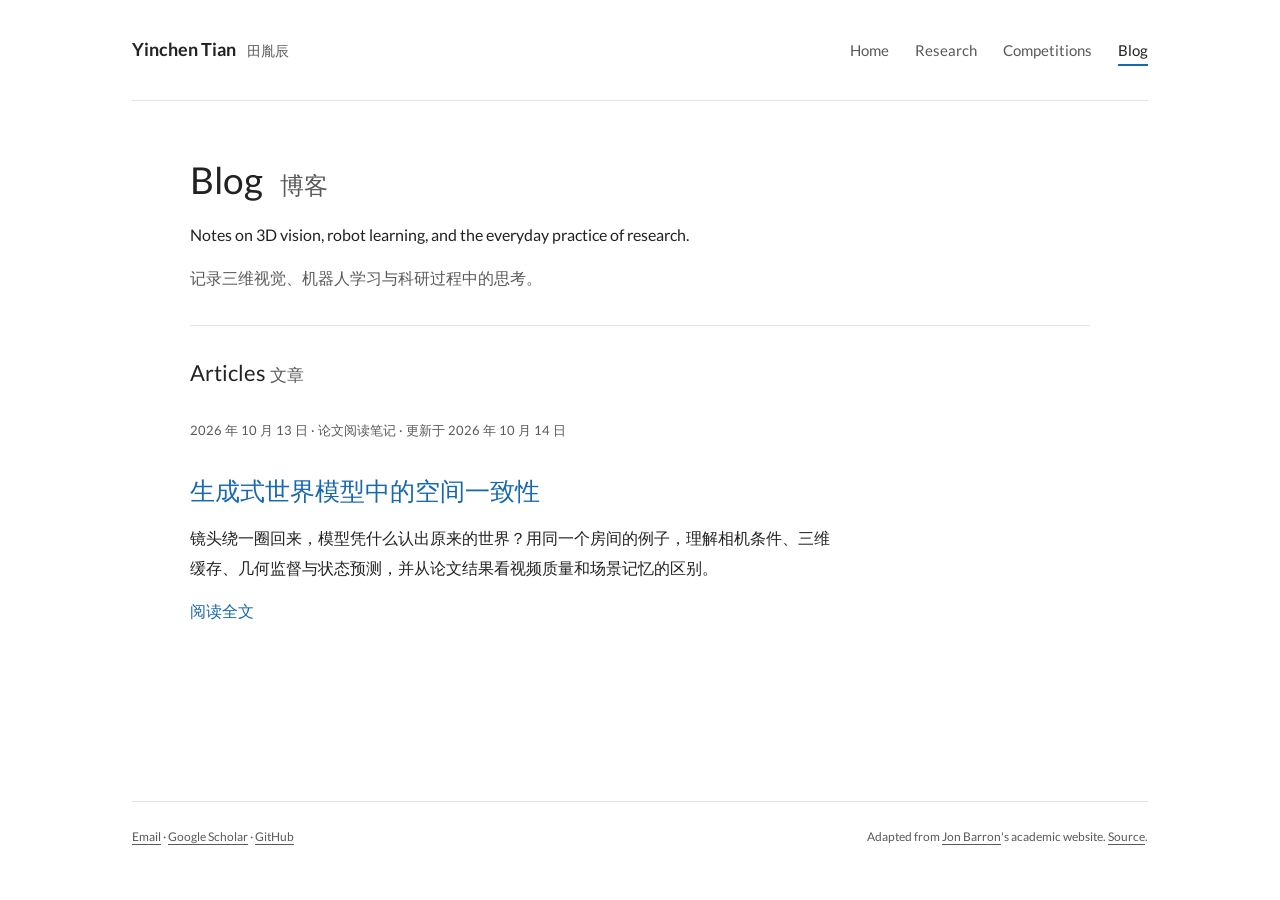
<file: blog/index.html>
<!DOCTYPE html>

<!-- Adapted from Jon Barron's academic website. See TEMPLATE_CREDIT.md. -->
<html lang="en">
<head>
<meta charset="utf-8"/>
<meta content="width=device-width, initial-scale=1" name="viewport"/>
<title>Blog | Yinchen Tian</title>
<meta content="Yinchen Tian" name="author"/>
<meta content="Notes on 3D vision, robot learning, and research practice by Yinchen Tian (田胤辰)." name="description"/>
<meta content="website" property="og:type"/>
<meta content="Blog | Yinchen Tian" property="og:title"/>
<meta content="Notes on 3D vision, robot learning, and research practice by Yinchen Tian (田胤辰)." property="og:description"/>
<meta content="https://tianyinchen56.github.io/blog/" property="og:url"/>
<meta content="https://tianyinchen56.github.io/images/yinchen-tian-campus.webp" property="og:image"/>
<meta content="#ffffff" name="theme-color"/>
<link href="https://tianyinchen56.github.io/blog/" rel="canonical"/>
<link href="/images/favicon.png" rel="icon" type="image/png"/>
<link href="/stylesheet.css" rel="stylesheet"/>
<link href="/site.css" rel="stylesheet"/>
</head>
<body class="page-blog">
<a class="skip-link" href="#content">Skip to content</a>
<div class="site-shell">
<header class="site-header">
<a class="wordmark" href="/">Yinchen Tian <span lang="zh-Hans">田胤辰</span></a>
<nav aria-label="Main navigation" class="site-nav"><a href="/">Home</a><a href="/research/">Research</a><a href="/competitions/">Competitions</a><a aria-current="page" href="/blog/">Blog</a></nav>
</header>
<main id="content">
<div class="page-intro">
<h1>Blog <span lang="zh-Hans">博客</span></h1>
<p>Notes on 3D vision, robot learning, and the everyday practice of research.</p>
<p class="muted" lang="zh-Hans">记录三维视觉、机器人学习与科研过程中的思考。</p>
</div>
<section aria-labelledby="posts-heading" class="post-list"><h2 id="posts-heading">Articles <span lang="zh-Hans">文章</span></h2><article class="post-preview" lang="zh-Hans"><p class="meta"><time datetime="2026-10-13">2026 年 10 月 13 日</time> · 论文阅读笔记 · 更新于 2026 年 10 月 14 日</p><h3><a href="/blog/spatial-consistency-world-models/">生成式世界模型中的空间一致性</a></h3><p>镜头绕一圈回来，模型凭什么认出原来的世界？用同一个房间的例子，理解相机条件、三维缓存、几何监督与状态预测，并从论文结果看视频质量和场景记忆的区别。</p><a href="/blog/spatial-consistency-world-models/">阅读全文</a></article></section>
</main>
<footer class="site-footer">
<p><a href="mailto:tianyinchen@hust.edu.cn">Email</a> · <a href="https://scholar.google.com/citations?user=RV8ypUoAAAAJ&amp;hl=en">Google Scholar</a> · <a href="https://github.com/TianYinchen56">GitHub</a></p>
<p>Adapted from <a href="https://jonbarron.info/">Jon Barron</a>'s academic website. <a href="https://github.com/TianYinchen56/TianYinchen56.github.io">Source</a>.</p>
</footer>
</div>
</body>
</html>
</file>
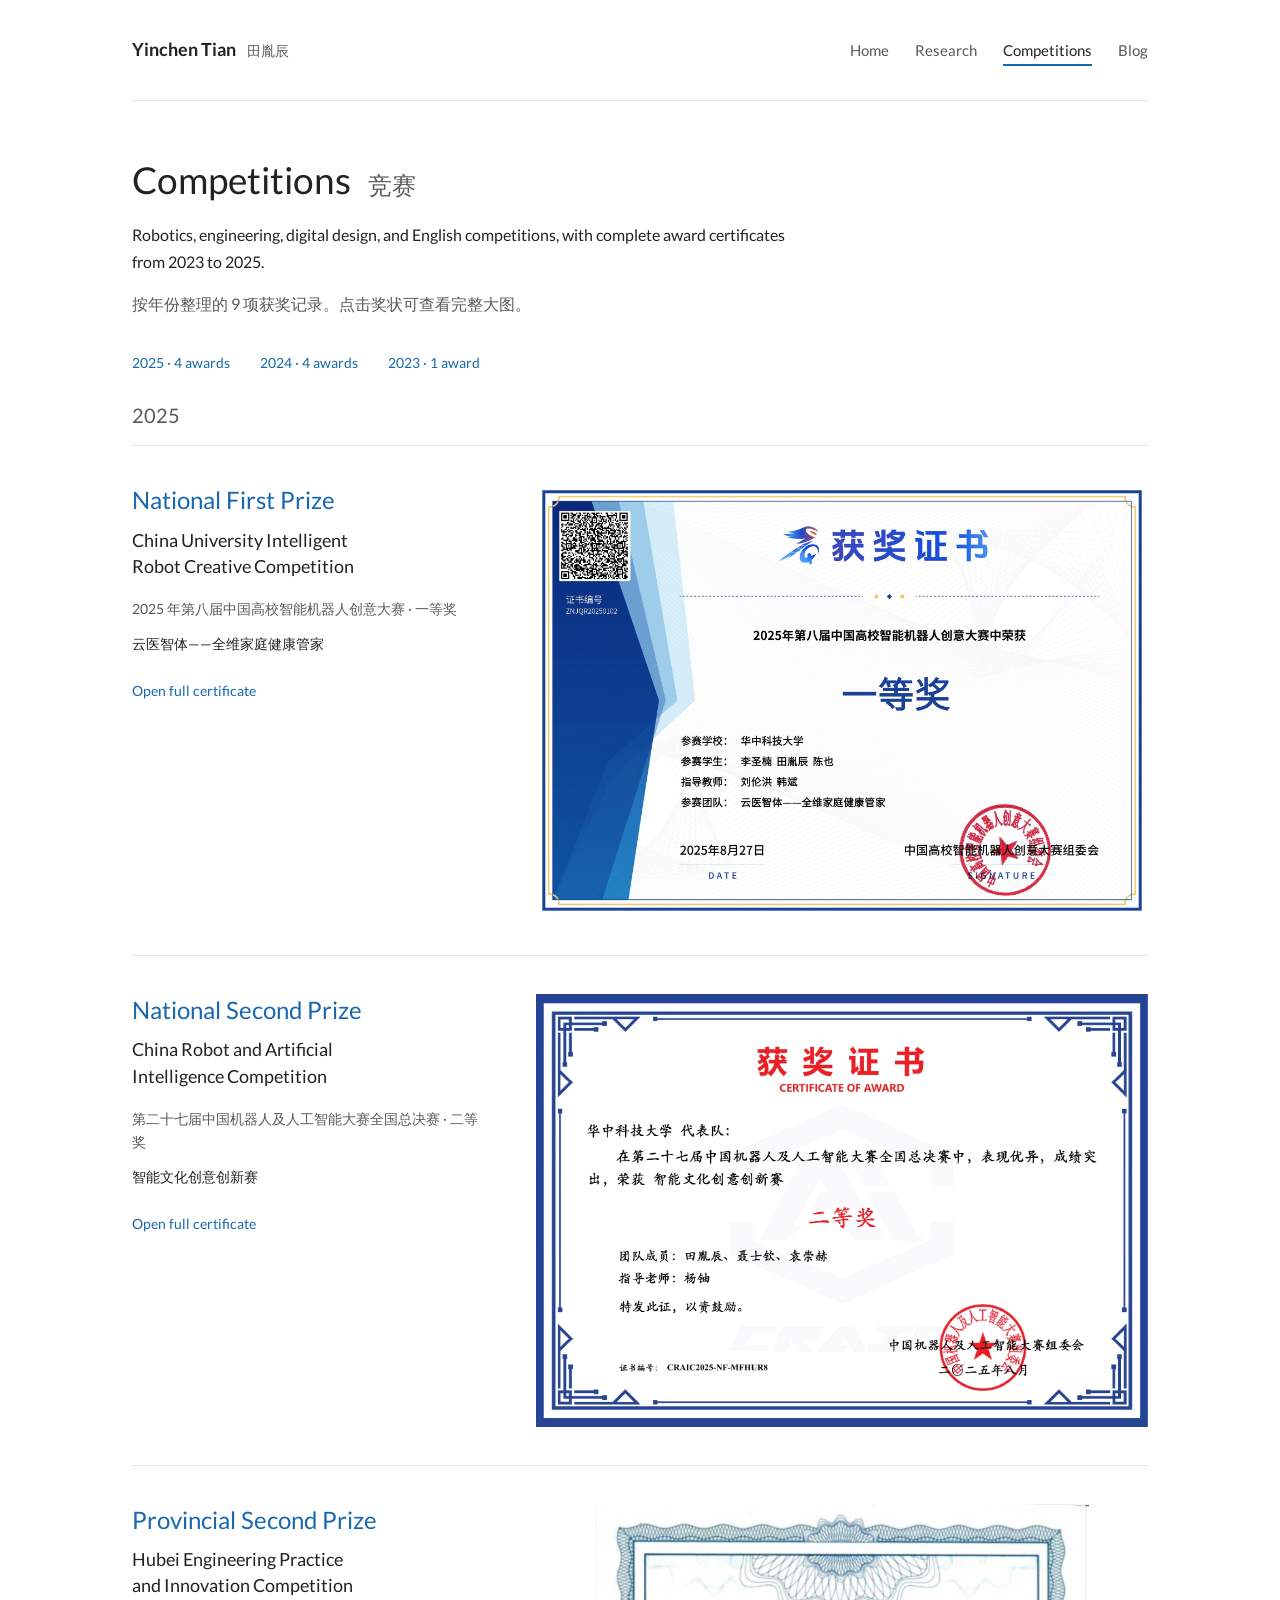
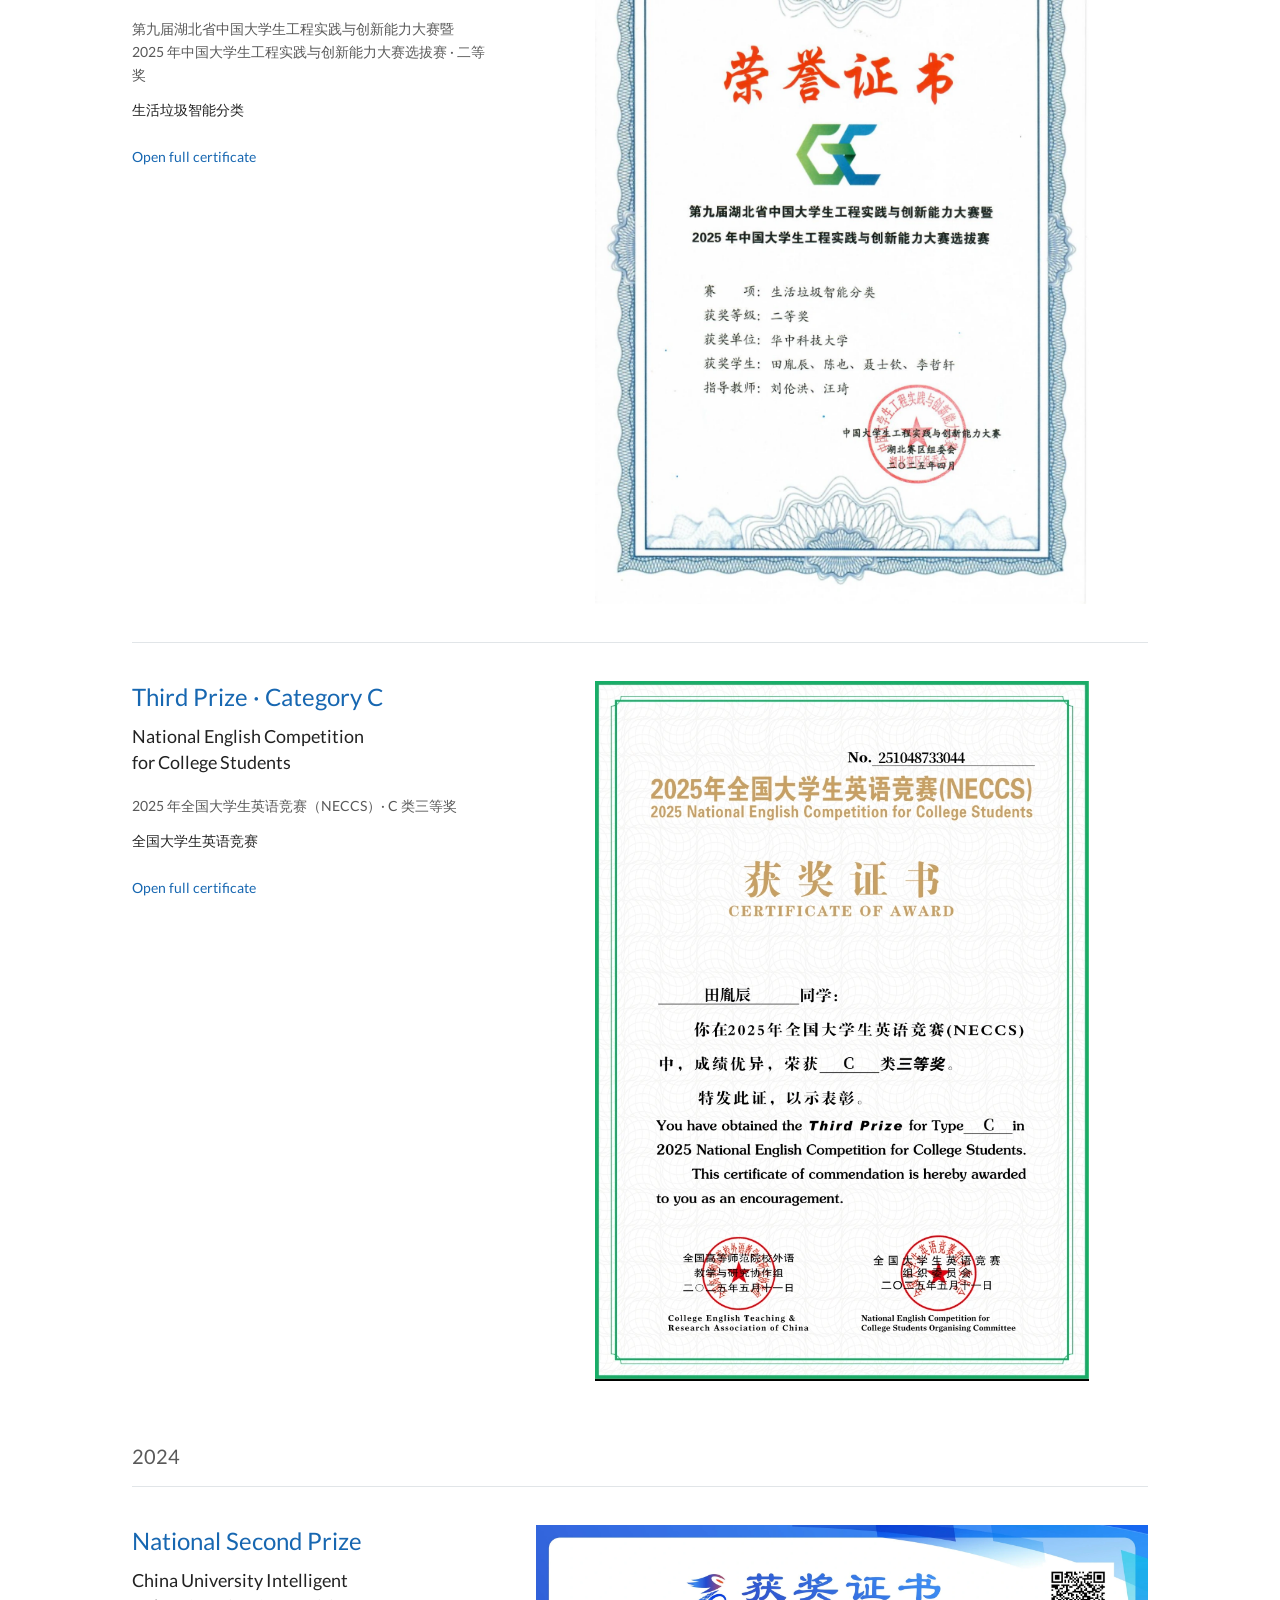
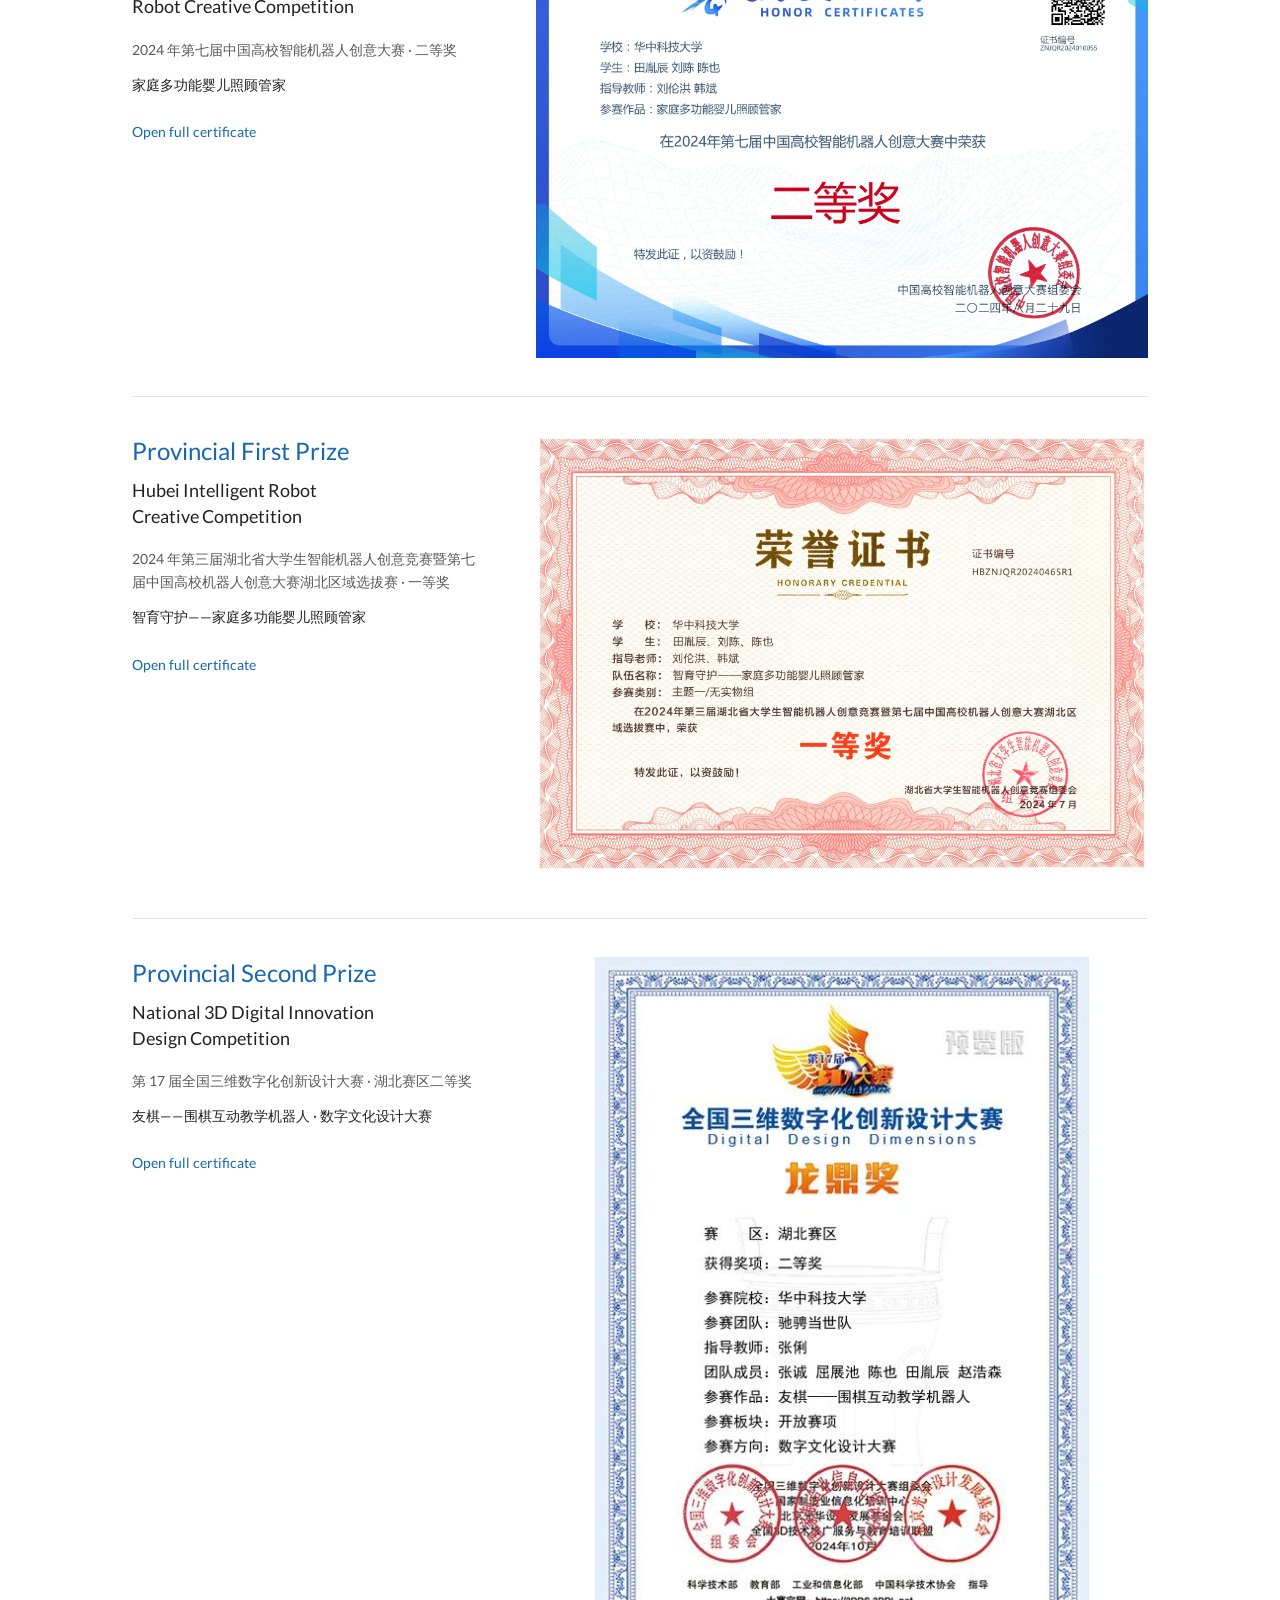
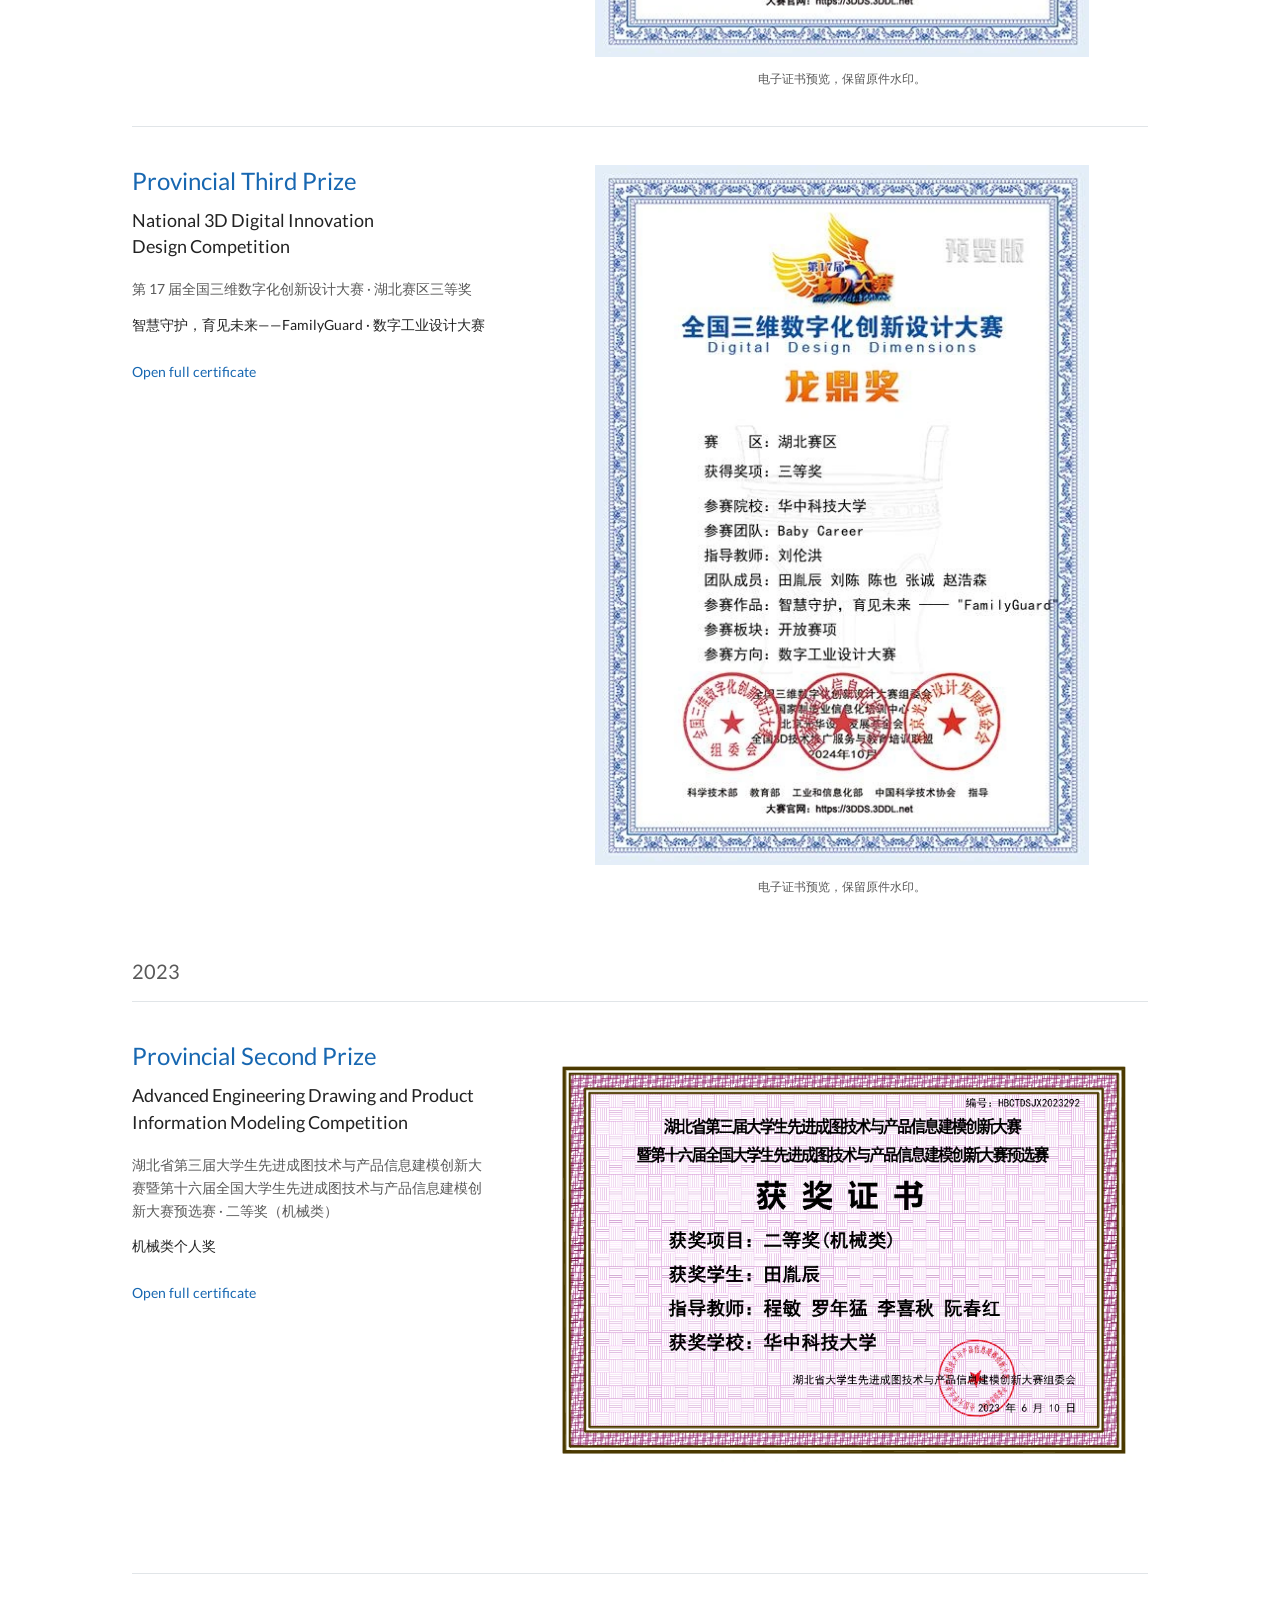
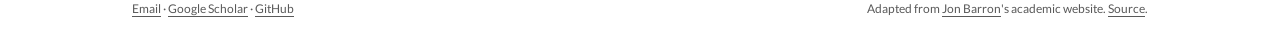
<file: competitions/index.html>
<!DOCTYPE html>

<!-- Adapted from Jon Barron's academic website. See TEMPLATE_CREDIT.md. -->
<html lang="en">
<head>
<meta charset="utf-8"/>
<meta content="width=device-width, initial-scale=1" name="viewport"/>
<title>Competitions | Yinchen Tian</title>
<meta content="Yinchen Tian" name="author"/>
<meta content="Nine robotics, engineering, digital design, and English competition awards from 2023 to 2025, with complete certificates." name="description"/>
<meta content="website" property="og:type"/>
<meta content="Competitions | Yinchen Tian" property="og:title"/>
<meta content="Selected robotics and engineering competition awards and complete certificates for Yinchen Tian (田胤辰)." property="og:description"/>
<meta content="https://tianyinchen56.github.io/competitions/" property="og:url"/>
<meta content="https://tianyinchen56.github.io/images/yinchen-tian-campus.webp" property="og:image"/>
<meta content="#ffffff" name="theme-color"/>
<link href="https://tianyinchen56.github.io/competitions/" rel="canonical"/>
<link href="/images/favicon.png" rel="icon" type="image/png"/>
<link href="/stylesheet.css" rel="stylesheet"/>
<link href="/site.css" rel="stylesheet"/>
</head>
<body class="page-competitions">
<a class="skip-link" href="#content">Skip to content</a>
<div class="site-shell">
<header class="site-header">
<a class="wordmark" href="/">Yinchen Tian <span lang="zh-Hans">田胤辰</span></a>
<nav aria-label="Main navigation" class="site-nav"><a href="/">Home</a><a href="/research/">Research</a><a aria-current="page" href="/competitions/">Competitions</a><a href="/blog/">Blog</a></nav>
</header>
<main id="content"><div class="page-intro"><h1>Competitions <span lang="zh-Hans">竞赛</span></h1><p>Robotics, engineering, digital design, and English competitions, with complete award certificates from 2023 to 2025.</p><p class="muted" lang="zh-Hans">按年份整理的 9 项获奖记录。点击奖状可查看完整大图。</p></div><nav aria-label="Competition years" class="year-nav"><a href="#year-2025">2025 · 4 awards</a><a href="#year-2024">2024 · 4 awards</a><a href="#year-2023">2023 · 1 award</a></nav><section aria-labelledby="year-2025" class="award-year"><h2 id="year-2025">2025</h2><article aria-labelledby="award-0" class="award">
<div class="award-details">
<h2 id="award-0">National First Prize</h2>
<h3>China University Intelligent Robot Creative Competition</h3>
<p class="award-title-cn" lang="zh-Hans">2025 年第八届中国高校智能机器人创意大赛 · 一等奖</p>
<p lang="zh-Hans">云医智体——全维家庭健康管家</p>
<a class="certificate-link" href="/images/awards/robot-creative-2025.webp">Open full certificate</a>
</div>
<figure class="award-figure"><a aria-label="Open full image: 2025 China University Intelligent Robot Creative Competition first-prize certificate" class="image-link" href="/images/awards/robot-creative-2025.webp"><img alt="2025 China University Intelligent Robot Creative Competition first-prize certificate" fetchpriority="high" height="1555" src="/images/awards/robot-creative-2025.webp" width="2200"/></a></figure>
</article><article aria-labelledby="award-1" class="award">
<div class="award-details">
<h2 id="award-1">National Second Prize</h2>
<h3>China Robot and Artificial Intelligence Competition</h3>
<p class="award-title-cn" lang="zh-Hans">第二十七届中国机器人及人工智能大赛全国总决赛 · 二等奖</p>
<p lang="zh-Hans">智能文化创意创新赛</p>
<a class="certificate-link" href="/images/awards/robot-ai-2025.webp">Open full certificate</a>
</div>
<figure class="award-figure"><a aria-label="Open full image: 2025 China Robot and Artificial Intelligence Competition national second-prize certificate" class="image-link" href="/images/awards/robot-ai-2025.webp"><img alt="2025 China Robot and Artificial Intelligence Competition national second-prize certificate" height="1273" loading="lazy" src="/images/awards/robot-ai-2025.webp" width="1800"/></a></figure>
</article><article aria-labelledby="award-2" class="award">
<div class="award-details">
<h2 id="award-2">Provincial Second Prize</h2>
<h3>Hubei Engineering Practice and Innovation Competition</h3>
<p class="award-title-cn" lang="zh-Hans">第九届湖北省中国大学生工程实践与创新能力大赛暨 2025 年中国大学生工程实践与创新能力大赛选拔赛 · 二等奖</p>
<p lang="zh-Hans">生活垃圾智能分类</p>
<a class="certificate-link" href="/images/awards/engineering-2025.webp">Open full certificate</a>
</div>
<figure class="award-figure"><a aria-label="Open full image: 2025 Hubei engineering practice competition second-prize certificate" class="image-link" href="/images/awards/engineering-2025.webp"><img alt="2025 Hubei engineering practice competition second-prize certificate" height="1800" loading="lazy" src="/images/awards/engineering-2025.webp" width="1272"/></a></figure>
</article><article aria-labelledby="english-2025" class="award"><div class="award-details"><h2 id="english-2025">Third Prize · Category C</h2><h3>National English Competition for College Students</h3><p class="award-title-cn" lang="zh-Hans">2025 年全国大学生英语竞赛（NECCS）· C 类三等奖</p><p lang="zh-Hans">全国大学生英语竞赛</p><a class="certificate-link" href="/images/awards/english-2025.webp">Open full certificate</a></div><figure class="award-figure"><a aria-label="Open full certificate: 2025 年全国大学生英语竞赛（NECCS）· C 类三等奖" class="image-link" href="/images/awards/english-2025.webp"><img alt="2025 年全国大学生英语竞赛（NECCS）· C 类三等奖" height="1126" loading="lazy" src="/images/awards/english-2025.webp" width="794"/></a></figure></article></section><section aria-labelledby="year-2024" class="award-year"><h2 id="year-2024">2024</h2><article aria-labelledby="robot-creative-2024" class="award"><div class="award-details"><h2 id="robot-creative-2024">National Second Prize</h2><h3>China University Intelligent Robot Creative Competition</h3><p class="award-title-cn" lang="zh-Hans">2024 年第七届中国高校智能机器人创意大赛 · 二等奖</p><p lang="zh-Hans">家庭多功能婴儿照顾管家</p><a class="certificate-link" href="/images/awards/robot-creative-2024.webp">Open full certificate</a></div><figure class="award-figure"><a aria-label="Open full certificate: 2024 年第七届中国高校智能机器人创意大赛 · 二等奖" class="image-link" href="/images/awards/robot-creative-2024.webp"><img alt="2024 年第七届中国高校智能机器人创意大赛 · 二等奖" height="1414" loading="lazy" src="/images/awards/robot-creative-2024.webp" width="2000"/></a></figure></article><article aria-labelledby="robot-creative-hubei-2024" class="award"><div class="award-details"><h2 id="robot-creative-hubei-2024">Provincial First Prize</h2><h3>Hubei Intelligent Robot Creative Competition</h3><p class="award-title-cn" lang="zh-Hans">2024 年第三届湖北省大学生智能机器人创意竞赛暨第七届中国高校机器人创意大赛湖北区域选拔赛 · 一等奖</p><p lang="zh-Hans">智育守护——家庭多功能婴儿照顾管家</p><a class="certificate-link" href="/images/awards/robot-creative-hubei-2024.webp">Open full certificate</a></div><figure class="award-figure"><a aria-label="Open full certificate: 2024 年第三届湖北省大学生智能机器人创意竞赛暨第七届中国高校机器人创意大赛湖北区域选拔赛 · 一等奖" class="image-link" href="/images/awards/robot-creative-hubei-2024.webp"><img alt="2024 年第三届湖北省大学生智能机器人创意竞赛暨第七届中国高校机器人创意大赛湖北区域选拔赛 · 一等奖" height="1454" loading="lazy" src="/images/awards/robot-creative-hubei-2024.webp" width="2000"/></a></figure></article><article aria-labelledby="3d-design-second-2024" class="award"><div class="award-details"><h2 id="3d-design-second-2024">Provincial Second Prize</h2><h3>National 3D Digital Innovation Design Competition</h3><p class="award-title-cn" lang="zh-Hans">第 17 届全国三维数字化创新设计大赛 · 湖北赛区二等奖</p><p lang="zh-Hans">友棋——围棋互动教学机器人 · 数字文化设计大赛</p><a class="certificate-link" href="/images/awards/3d-design-second-2024.webp">Open full certificate</a></div><figure class="award-figure"><a aria-label="Open full certificate: 第 17 届全国三维数字化创新设计大赛 · 湖北赛区二等奖" class="image-link" href="/images/awards/3d-design-second-2024.webp"><img alt="第 17 届全国三维数字化创新设计大赛 · 湖北赛区二等奖" height="708" loading="lazy" src="/images/awards/3d-design-second-2024.webp" width="500"/></a><figcaption lang="zh-Hans">电子证书预览，保留原件水印。</figcaption></figure></article><article aria-labelledby="3d-design-third-2024" class="award"><div class="award-details"><h2 id="3d-design-third-2024">Provincial Third Prize</h2><h3>National 3D Digital Innovation Design Competition</h3><p class="award-title-cn" lang="zh-Hans">第 17 届全国三维数字化创新设计大赛 · 湖北赛区三等奖</p><p lang="zh-Hans">智慧守护，育见未来——FamilyGuard · 数字工业设计大赛</p><a class="certificate-link" href="/images/awards/3d-design-third-2024.webp">Open full certificate</a></div><figure class="award-figure"><a aria-label="Open full certificate: 第 17 届全国三维数字化创新设计大赛 · 湖北赛区三等奖" class="image-link" href="/images/awards/3d-design-third-2024.webp"><img alt="第 17 届全国三维数字化创新设计大赛 · 湖北赛区三等奖" height="708" loading="lazy" src="/images/awards/3d-design-third-2024.webp" width="500"/></a><figcaption lang="zh-Hans">电子证书预览，保留原件水印。</figcaption></figure></article></section><section aria-labelledby="year-2023" class="award-year"><h2 id="year-2023">2023</h2><article aria-labelledby="engineering-drawing-2023" class="award"><div class="award-details"><h2 id="engineering-drawing-2023">Provincial Second Prize</h2><h3>Advanced Engineering Drawing and Product Information Modeling Competition</h3><p class="award-title-cn" lang="zh-Hans">湖北省第三届大学生先进成图技术与产品信息建模创新大赛暨第十六届全国大学生先进成图技术与产品信息建模创新大赛预选赛 · 二等奖（机械类）</p><p lang="zh-Hans">机械类个人奖</p><a class="certificate-link" href="/images/awards/engineering-drawing-2023.webp">Open full certificate</a></div><figure class="award-figure"><a aria-label="Open full certificate: 湖北省第三届大学生先进成图技术与产品信息建模创新大赛暨第十六届全国大学生先进成图技术与产品信息建模创新大赛预选赛 · 二等奖（机械类）" class="image-link" href="/images/awards/engineering-drawing-2023.webp"><img alt="湖北省第三届大学生先进成图技术与产品信息建模创新大赛暨第十六届全国大学生先进成图技术与产品信息建模创新大赛预选赛 · 二等奖（机械类）" height="1273" loading="lazy" src="/images/awards/engineering-drawing-2023.webp" width="1800"/></a></figure></article></section></main>
<footer class="site-footer">
<p><a href="mailto:tianyinchen@hust.edu.cn">Email</a> · <a href="https://scholar.google.com/citations?user=RV8ypUoAAAAJ&amp;hl=en">Google Scholar</a> · <a href="https://github.com/TianYinchen56">GitHub</a></p>
<p>Adapted from <a href="https://jonbarron.info/">Jon Barron</a>'s academic website. <a href="https://github.com/TianYinchen56/TianYinchen56.github.io">Source</a>.</p>
</footer>
</div>
</body>
</html>
</file>
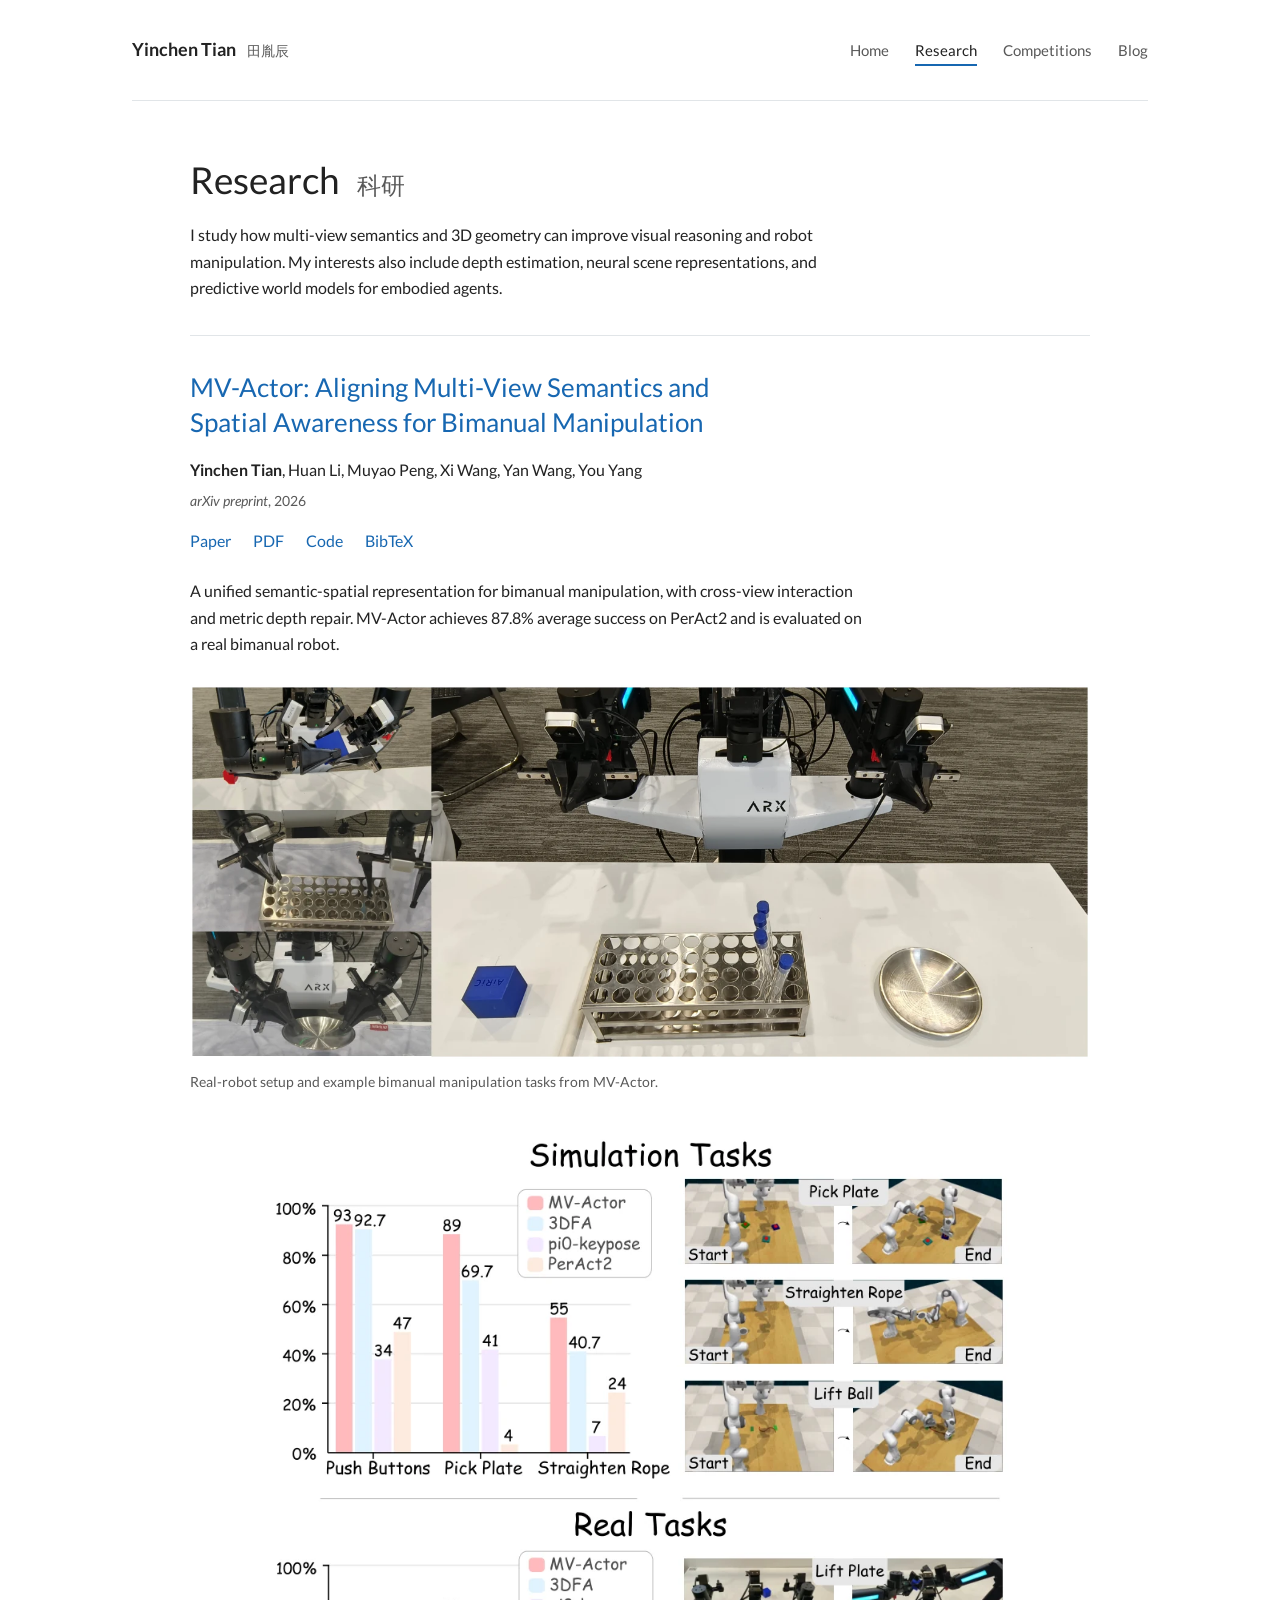
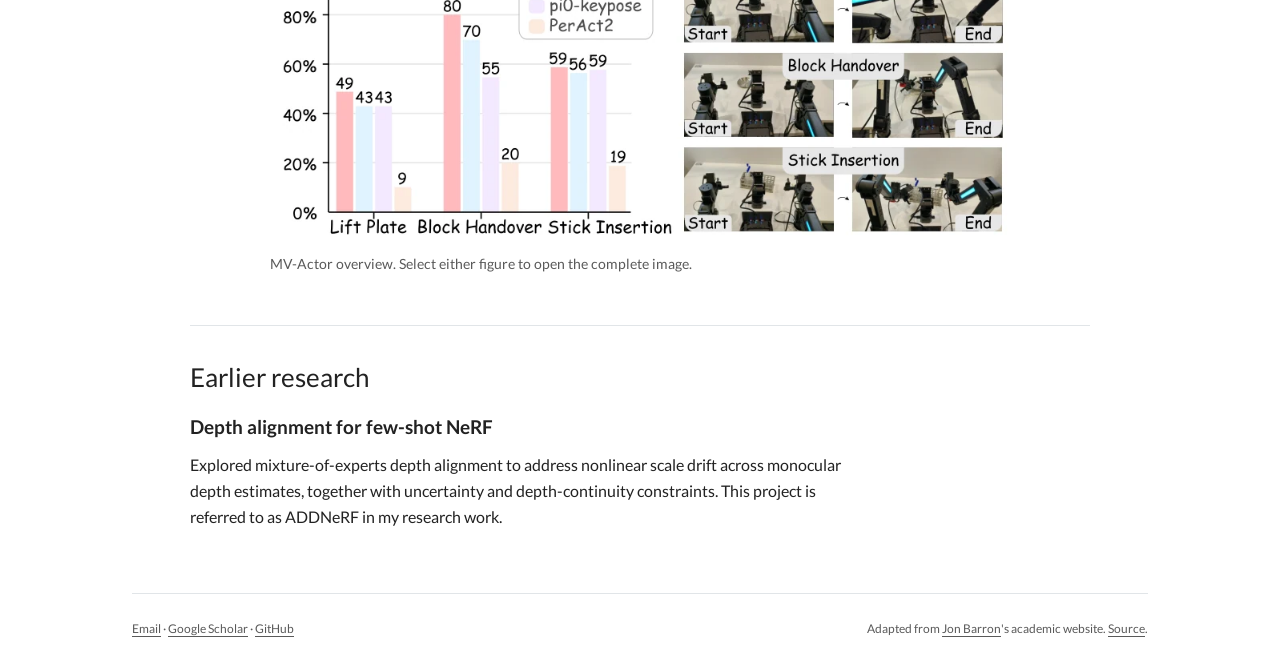
<file: research/index.html>
<!DOCTYPE html>
<!-- Adapted from Jon Barron's academic website. See TEMPLATE_CREDIT.md. -->
<html lang="en">
<head>
  <meta charset="utf-8">
  <meta name="viewport" content="width=device-width, initial-scale=1">
  <title>Research | Yinchen Tian</title>
  <meta name="author" content="Yinchen Tian">
  <meta name="description" content="Publications and research projects by Yinchen Tian in 3D vision, multi-view perception, and robot learning.">
  <meta property="og:type" content="website">
  <meta property="og:title" content="Research | Yinchen Tian">
  <meta property="og:description" content="Publications and research projects by Yinchen Tian in 3D vision, multi-view perception, and robot learning.">
  <meta property="og:url" content="https://tianyinchen56.github.io/research/">
  <meta property="og:image" content="https://tianyinchen56.github.io/images/yinchen-tian-campus.webp">
  <meta name="theme-color" content="#ffffff">
  <link rel="canonical" href="https://tianyinchen56.github.io/research/">
  <link rel="icon" href="/images/favicon.png" type="image/png">
  <link rel="stylesheet" href="/stylesheet.css">
  <link rel="stylesheet" href="/site.css">

</head>
<body class="page-research">
  <a class="skip-link" href="#content">Skip to content</a>
  <div class="site-shell">
    <header class="site-header">
      <a class="wordmark" href="/">Yinchen Tian <span lang="zh-Hans">田胤辰</span></a>
      <nav class="site-nav" aria-label="Main navigation"><a href="/">Home</a><a href="/research/" aria-current="page">Research</a><a href="/competitions/">Competitions</a><a href="/blog/">Blog</a></nav>
    </header>
    <main id="content">

      <div class="page-intro">
        <h1>Research <span lang="zh-Hans">科研</span></h1>
        <p>I study how multi-view semantics and 3D geometry can improve visual reasoning and robot manipulation. My interests also include depth estimation, neural scene representations, and predictive world models for embodied agents.</p>
      </div>
      <article class="research-paper" id="mv-actor" aria-labelledby="mv-actor-heading">
        <h2 id="mv-actor-heading"><a href="https://arxiv.org/abs/2606.10899">MV-Actor: Aligning Multi-View Semantics and Spatial Awareness for Bimanual Manipulation</a></h2>
        <p class="authors"><strong>Yinchen Tian</strong>, Huan Li, Muyao Peng, Xi Wang, Yan Wang, You Yang</p>
        <p class="meta"><em>arXiv preprint</em>, 2026</p>
        <nav class="paper-links" aria-label="MV-Actor resources"><a href="https://arxiv.org/abs/2606.10899">Paper</a><a href="https://arxiv.org/pdf/2606.10899">PDF</a><a href="https://github.com/TianYinchen56/MV-Actor">Code</a><a href="/data/mv-actor.bib" download>BibTeX</a></nav>
        <p class="prose">A unified semantic-spatial representation for bimanual manipulation, with cross-view interaction and metric depth repair. MV-Actor achieves 87.8% average success on PerAct2 and is evaluated on a real bimanual robot.</p>
        <figure class="research-figure">
          <a class="image-link" href="/images/mv-actor-robots.webp" aria-label="Open full image: MV-Actor real-robot setup and bimanual manipulation tasks"><img src="/images/mv-actor-robots.webp" width="1480" height="616" alt="MV-Actor real-robot setup and bimanual manipulation tasks" fetchpriority="high"></a>
          <figcaption>Real-robot setup and example bimanual manipulation tasks from MV-Actor.</figcaption>
        </figure>
        <figure class="research-figure teaser-figure">
          <a class="image-link" href="/images/mv-actor-teaser.webp" aria-label="Open full image: MV-Actor overview, showing simulated and real-world bimanual manipulation"><img src="/images/mv-actor-teaser.webp" width="924" height="888" alt="MV-Actor overview, showing simulated and real-world bimanual manipulation" loading="lazy"></a>
          <figcaption>MV-Actor overview. Select either figure to open the complete image.</figcaption>
        </figure>
      </article>
      <section class="earlier-projects" aria-labelledby="earlier-heading">
        <h2 id="earlier-heading">Earlier research</h2>
        <article>
          <h3>Depth alignment for few-shot NeRF</h3>
          <p class="prose">Explored mixture-of-experts depth alignment to address nonlinear scale drift across monocular depth estimates, together with uncertainty and depth-continuity constraints. This project is referred to as ADDNeRF in my research work.</p>
        </article>
      </section>
    </main>
    <footer class="site-footer">
      <p><a href="mailto:tianyinchen@hust.edu.cn">Email</a> · <a href="https://scholar.google.com/citations?user=RV8ypUoAAAAJ&amp;hl=en">Google Scholar</a> · <a href="https://github.com/TianYinchen56">GitHub</a></p>
      <p>Adapted from <a href="https://jonbarron.info/">Jon Barron</a>'s academic website. <a href="https://github.com/TianYinchen56/TianYinchen56.github.io">Source</a>.</p>
    </footer>
  </div>
</body>
</html>
</file>
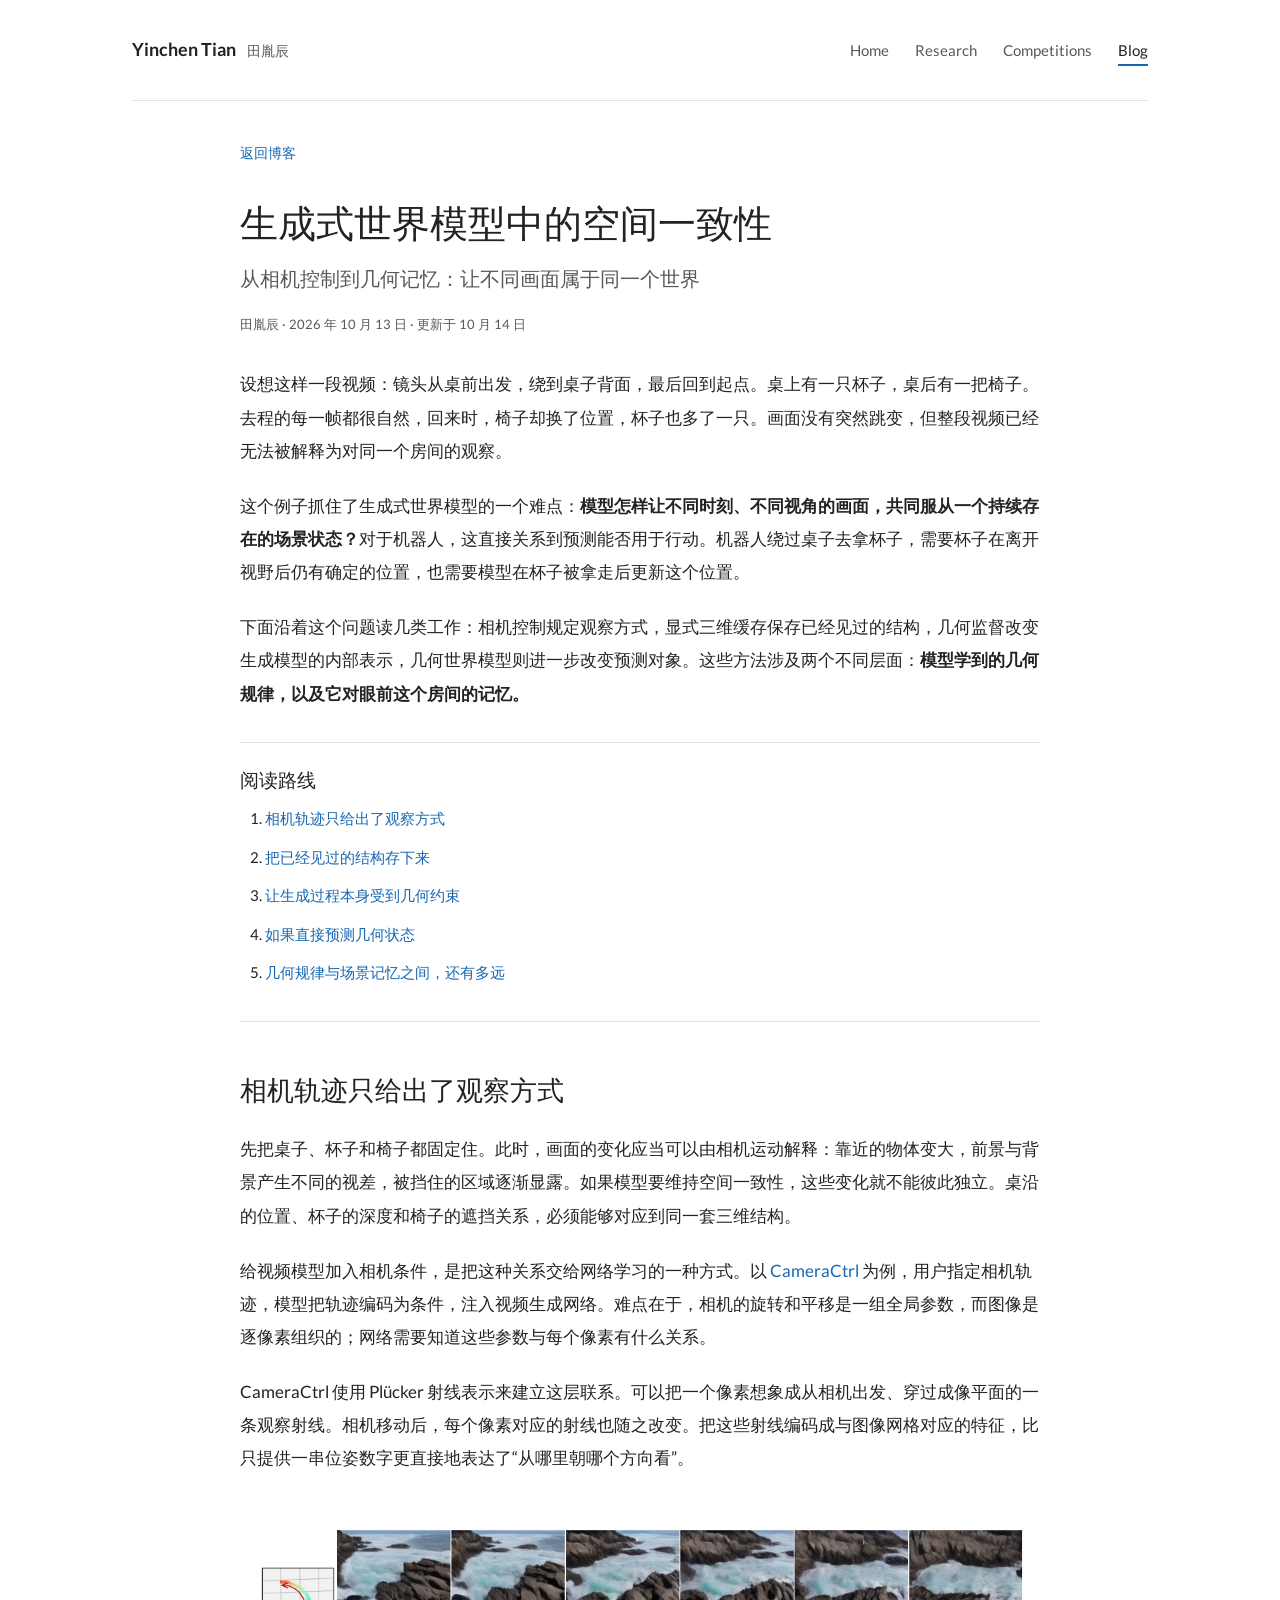
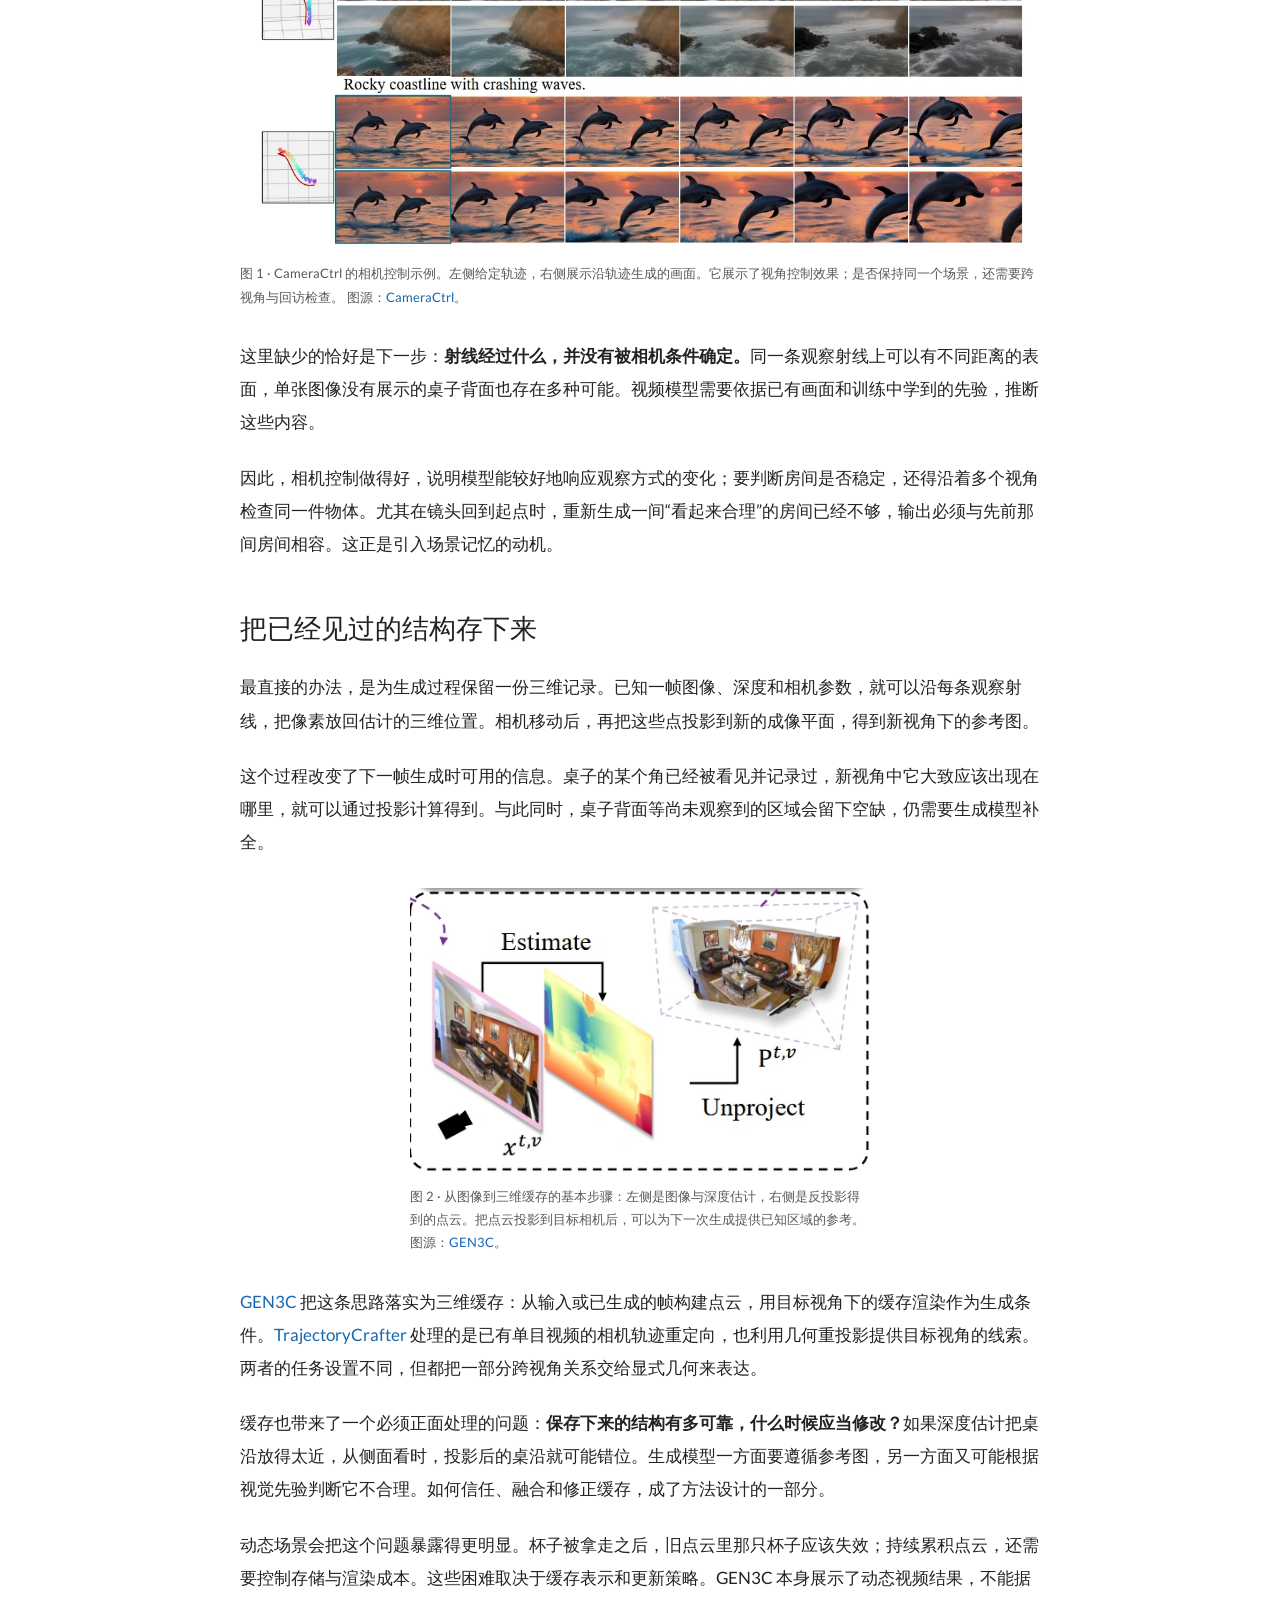
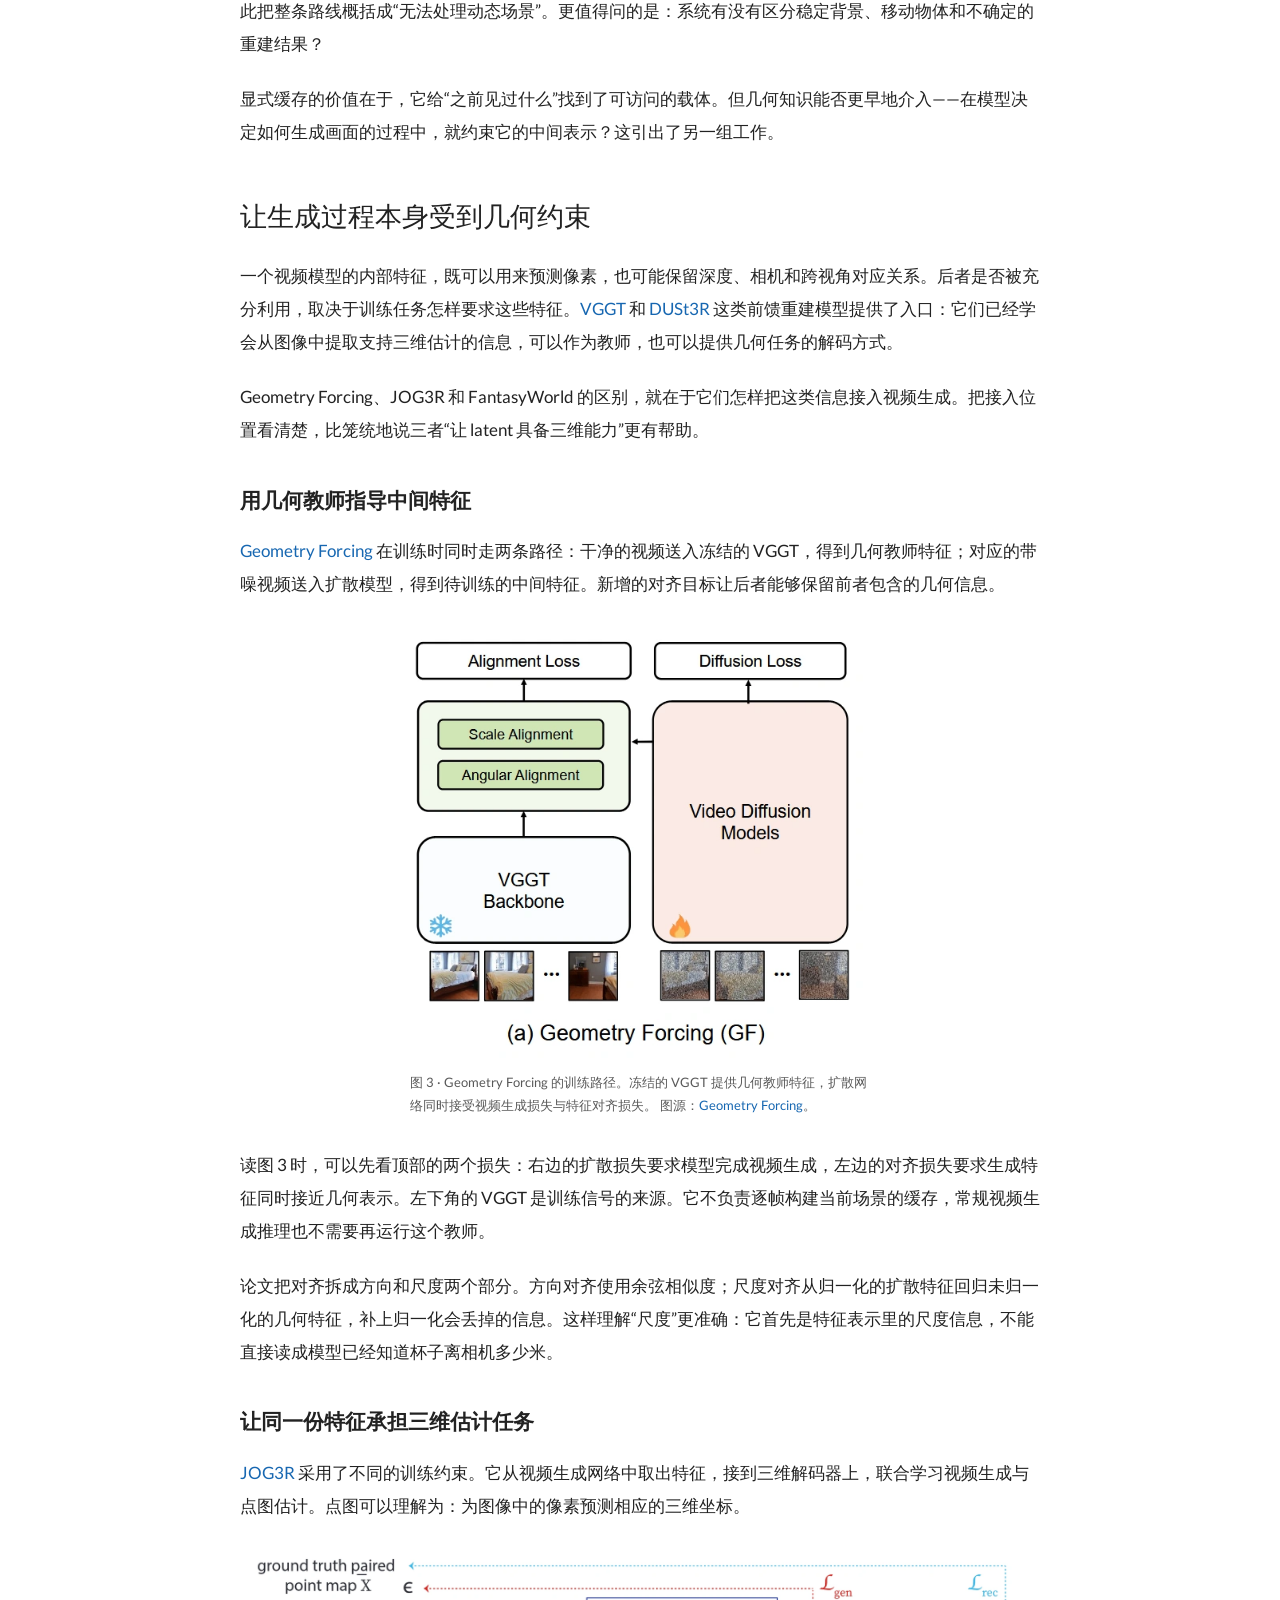
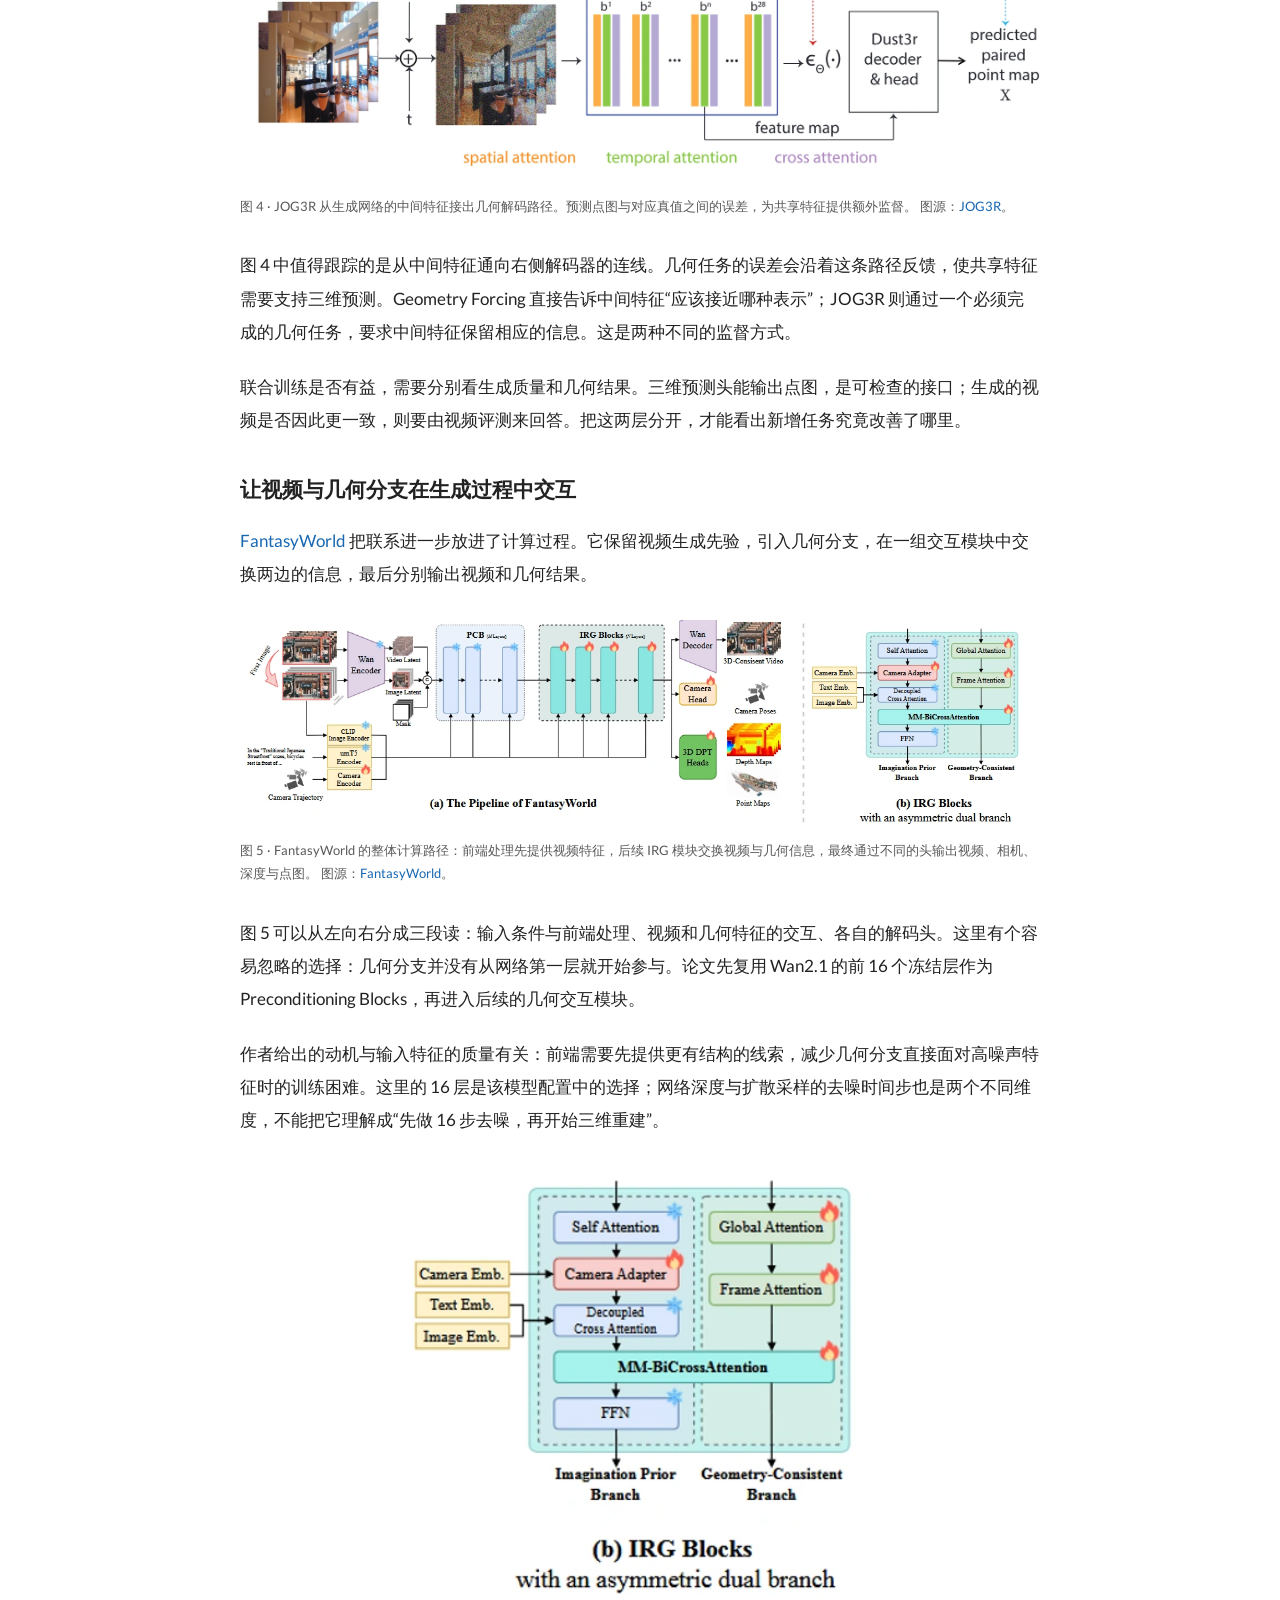
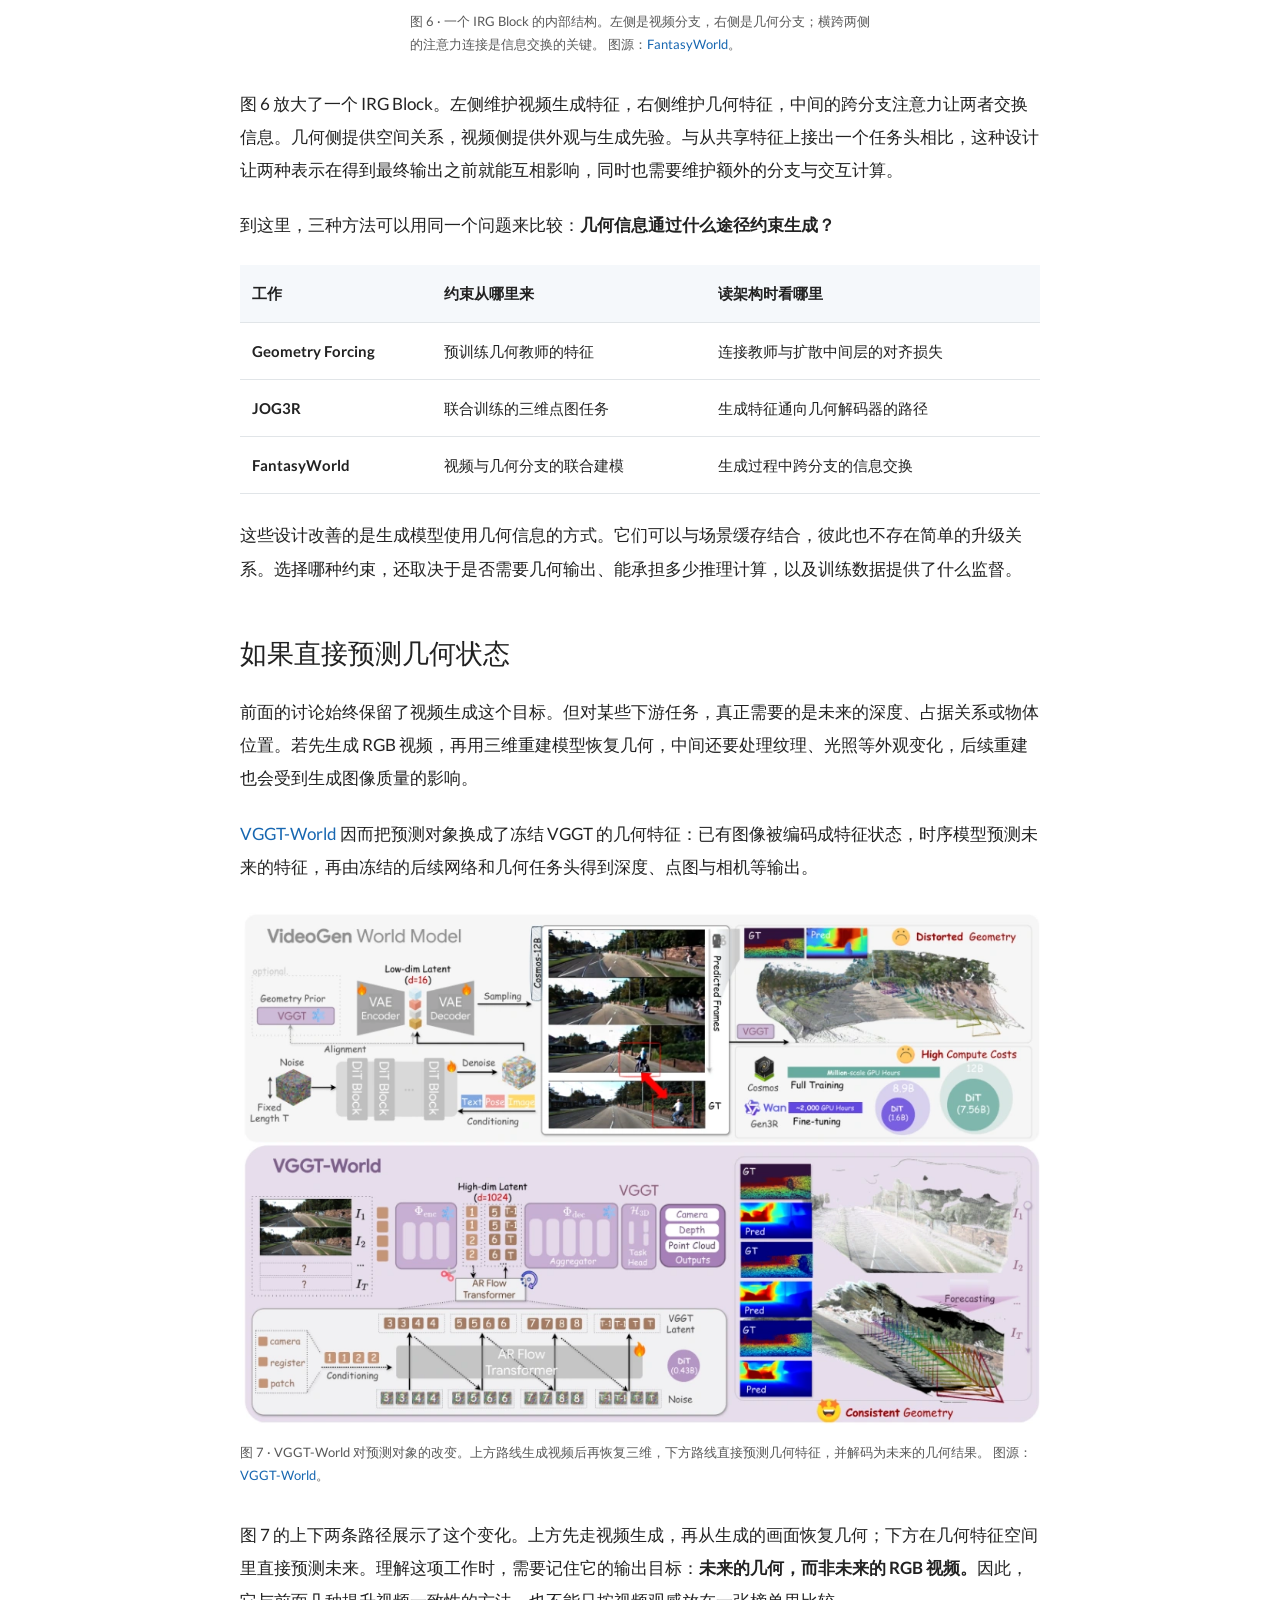
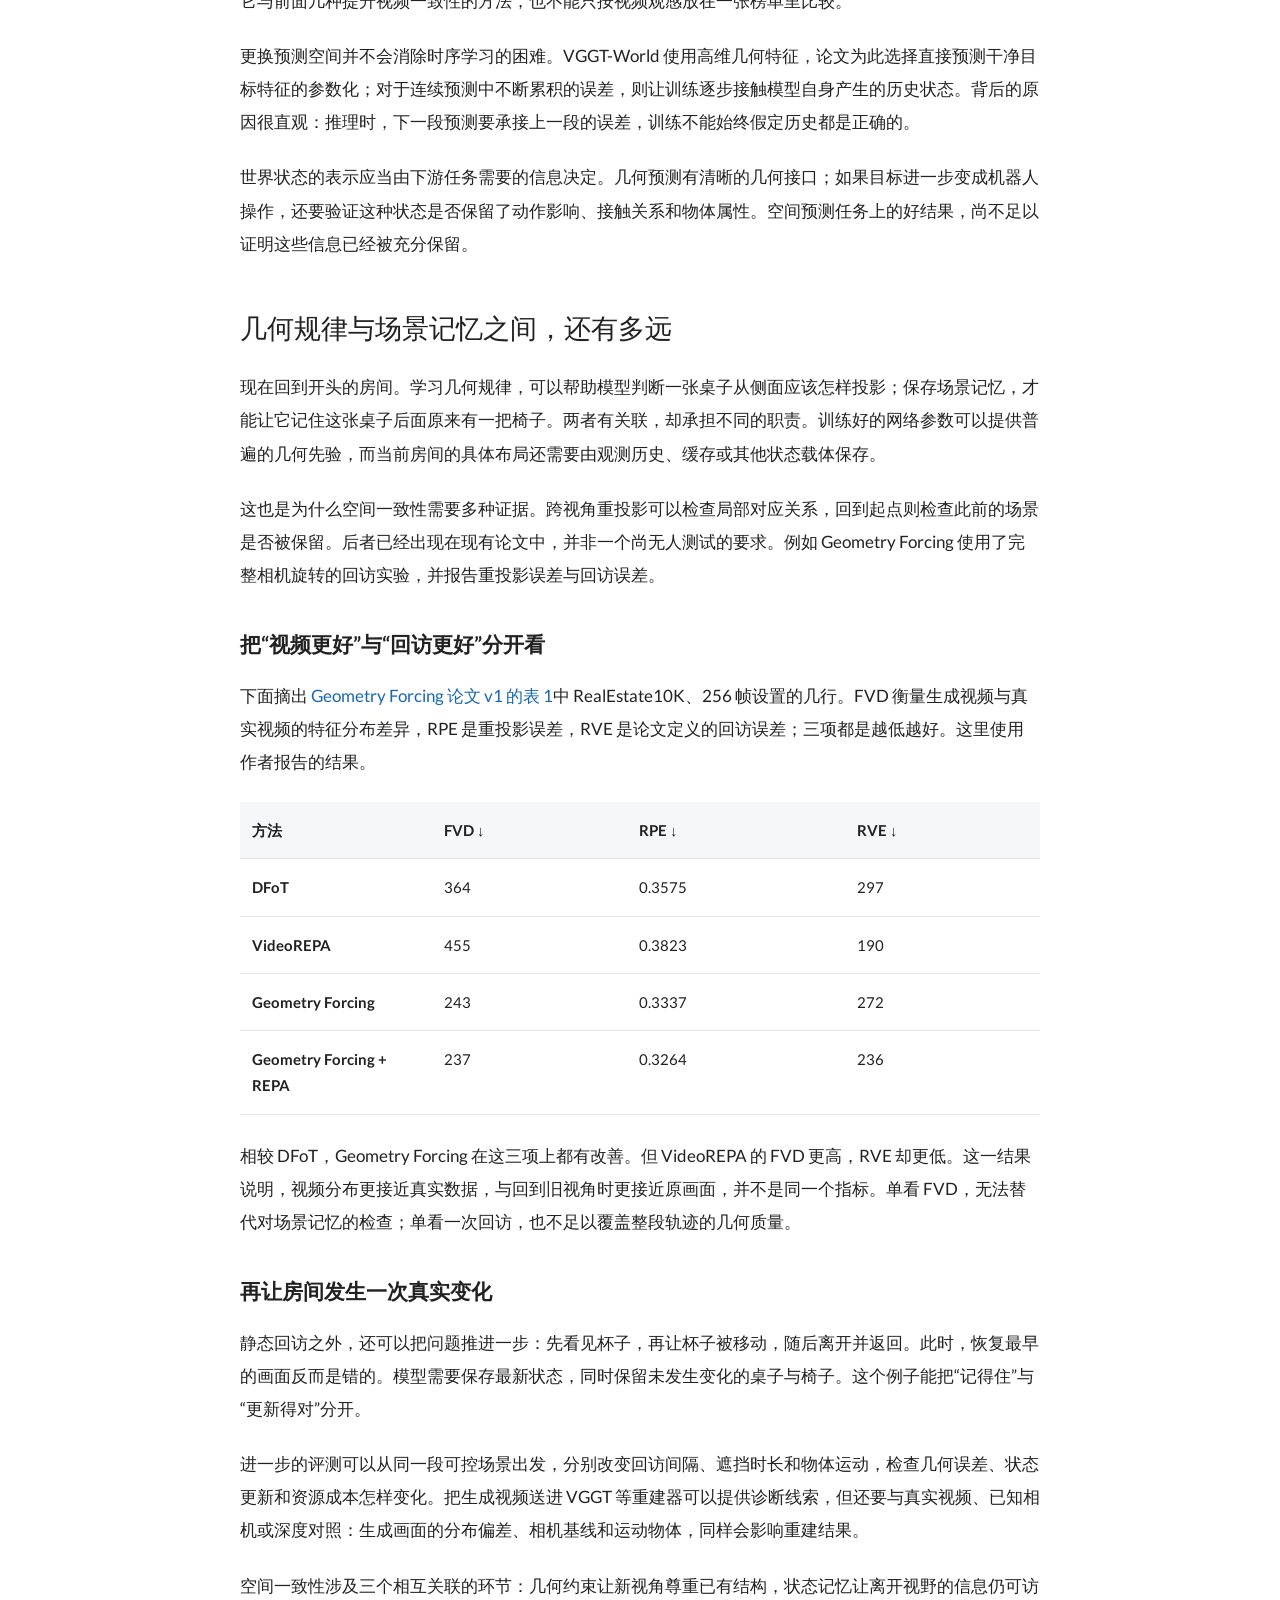
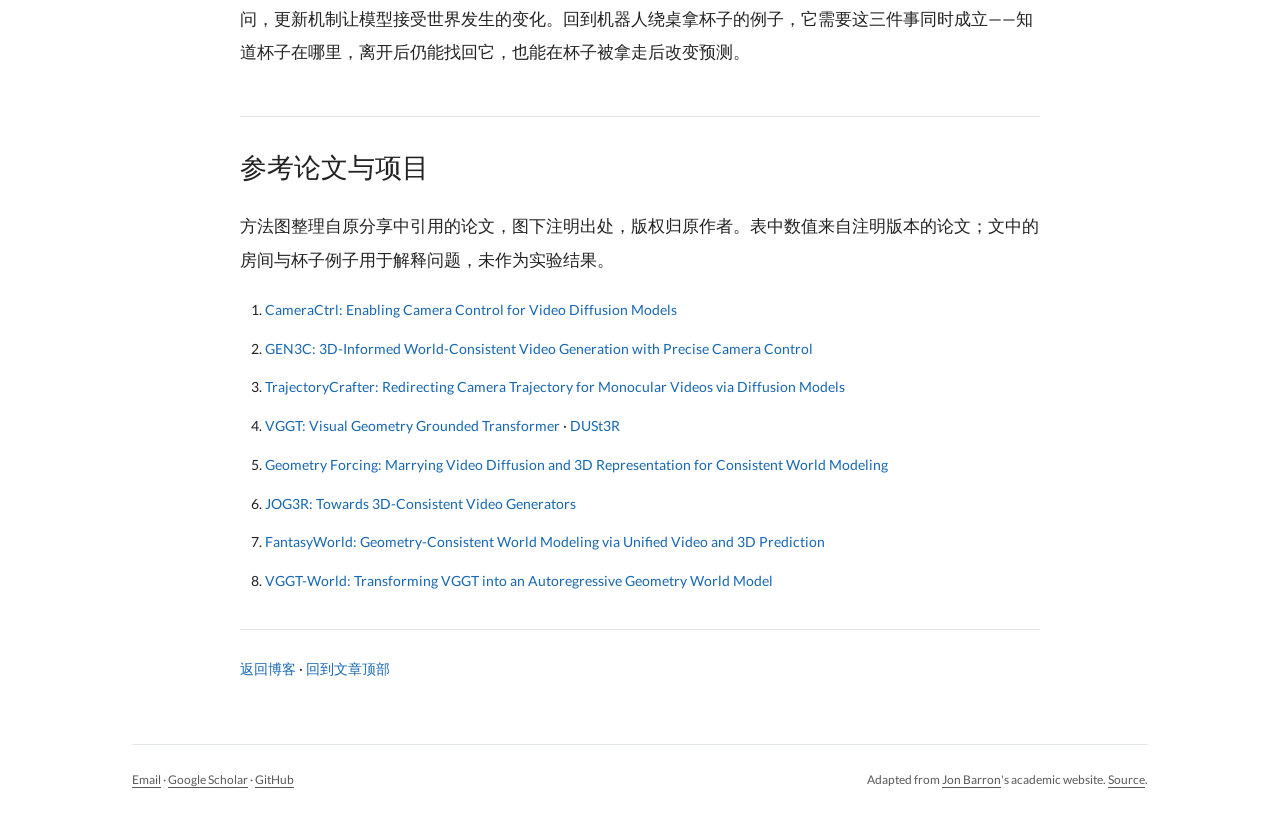
<file: blog/spatial-consistency-world-models/index.html>
<!DOCTYPE html>

<!-- Adapted from Jon Barron's academic website. See TEMPLATE_CREDIT.md. -->
<html lang="zh-Hans">
<head>
<meta charset="utf-8"/>
<meta content="width=device-width, initial-scale=1" name="viewport"/>
<title>生成式世界模型中的空间一致性 | 田胤辰</title>
<meta content="Yinchen Tian" name="author"/>
<meta content="镜头绕一圈回来，模型凭什么认出原来的世界？从相机控制、三维缓存到几何监督与状态预测，解释空间一致性的不同约束，并对照论文结果区分视频质量与场景记忆。" name="description"/>
<meta content="article" property="og:type"/>
<meta content="生成式世界模型中的空间一致性 | 田胤辰" property="og:title"/>
<meta content="镜头绕一圈回来，模型凭什么认出原来的世界？从相机控制、三维缓存到几何监督与状态预测，解释空间一致性的不同约束，并对照论文结果区分视频质量与场景记忆。" property="og:description"/>
<meta content="https://tianyinchen56.github.io/blog/spatial-consistency-world-models/" property="og:url"/>
<meta content="https://tianyinchen56.github.io/images/blog/spatial-consistency/fantasyworld.webp" property="og:image"/>
<meta content="#ffffff" name="theme-color"/>
<link href="https://tianyinchen56.github.io/blog/spatial-consistency-world-models/" rel="canonical"/>
<link href="/images/favicon.png" rel="icon" type="image/png"/>
<link href="/stylesheet.css" rel="stylesheet"/>
<link href="/site.css" rel="stylesheet"/>
<script type="application/ld+json">{"@context": "https://schema.org", "@type": "BlogPosting", "headline": "生成式世界模型中的空间一致性", "description": "镜头绕一圈回来，模型凭什么认出原来的世界？从相机控制、三维缓存到几何监督与状态预测，解释空间一致性的不同约束，并对照论文结果区分视频质量与场景记忆。", "inLanguage": "zh-Hans", "datePublished": "2026-10-13", "dateModified": "2026-10-14", "author": {"@type": "Person", "name": "Yinchen Tian", "url": "https://tianyinchen56.github.io/"}, "mainEntityOfPage": "https://tianyinchen56.github.io/blog/spatial-consistency-world-models/"}</script></head>
<body class="page-blog page-post">
<a class="skip-link" href="#content">Skip to content</a>
<div class="site-shell">
<header class="site-header">
<a class="wordmark" href="/">Yinchen Tian <span lang="zh-Hans">田胤辰</span></a>
<nav aria-label="Main navigation" class="site-nav"><a href="/">Home</a><a href="/research/">Research</a><a href="/competitions/">Competitions</a><a aria-current="page" href="/blog/">Blog</a></nav>
</header>
<main id="content"><article class="blog-article" lang="zh-Hans"><header class="post-header">
<a class="back-link" href="/blog/">返回博客</a>
<h1>生成式世界模型中的空间一致性</h1>
<p class="post-subtitle">从相机控制到几何记忆：让不同画面属于同一个世界</p>
<p class="meta">田胤辰 · <time datetime="2026-10-13">2026 年 10 月 13 日</time> · 更新于 <time datetime="2026-10-14">10 月 14 日</time></p>
<p>设想这样一段视频：镜头从桌前出发，绕到桌子背面，最后回到起点。桌上有一只杯子，桌后有一把椅子。去程的每一帧都很自然，回来时，椅子却换了位置，杯子也多了一只。画面没有突然跳变，但整段视频已经无法被解释为对同一个房间的观察。</p>
<p>这个例子抓住了生成式世界模型的一个难点：<strong>模型怎样让不同时刻、不同视角的画面，共同服从一个持续存在的场景状态？</strong>对于机器人，这直接关系到预测能否用于行动。机器人绕过桌子去拿杯子，需要杯子在离开视野后仍有确定的位置，也需要模型在杯子被拿走后更新这个位置。</p>
<p>下面沿着这个问题读几类工作：相机控制规定观察方式，显式三维缓存保存已经见过的结构，几何监督改变生成模型的内部表示，几何世界模型则进一步改变预测对象。这些方法涉及两个不同层面：<strong>模型学到的几何规律，以及它对眼前这个房间的记忆。</strong></p>
</header>
<nav aria-label="文章目录" class="post-toc">
<h2>阅读路线</h2>
<ol>
<li><a href="#camera-control">相机轨迹只给出了观察方式</a></li>
<li><a href="#explicit-memory">把已经见过的结构存下来</a></li>
<li><a href="#geometry-learning">让生成过程本身受到几何约束</a></li>
<li><a href="#geometry-state">如果直接预测几何状态</a></li>
<li><a href="#revisit">几何规律与场景记忆之间，还有多远</a></li>
</ol>
</nav>
<section id="camera-control">
<h2>相机轨迹只给出了观察方式</h2>
<p id="consistency">先把桌子、杯子和椅子都固定住。此时，画面的变化应当可以由相机运动解释：靠近的物体变大，前景与背景产生不同的视差，被挡住的区域逐渐显露。如果模型要维持空间一致性，这些变化就不能彼此独立。桌沿的位置、杯子的深度和椅子的遮挡关系，必须能够对应到同一套三维结构。</p>
<p>给视频模型加入相机条件，是把这种关系交给网络学习的一种方式。以 <a href="https://arxiv.org/abs/2404.02101">CameraCtrl</a> 为例，用户指定相机轨迹，模型把轨迹编码为条件，注入视频生成网络。难点在于，相机的旋转和平移是一组全局参数，而图像是逐像素组织的；网络需要知道这些参数与每个像素有什么关系。</p>
<p>CameraCtrl 使用 Plücker 射线表示来建立这层联系。可以把一个像素想象成从相机出发、穿过成像平面的一条观察射线。相机移动后，每个像素对应的射线也随之改变。把这些射线编码成与图像网格对应的特征，比只提供一串位姿数字更直接地表达了“从哪里朝哪个方向看”。</p>
<figure class="post-figure" id="fig-camera-control"><a aria-label="查看完整图片：CameraCtrl 中的相机控制生成示例。" class="image-link" href="/images/blog/spatial-consistency/camera-control.webp"><img alt="CameraCtrl 中的相机控制生成示例。" height="483" loading="lazy" src="/images/blog/spatial-consistency/camera-control.webp" width="1121"/></a><figcaption>图 1 · CameraCtrl 的相机控制示例。左侧给定轨迹，右侧展示沿轨迹生成的画面。它展示了视角控制效果；是否保持同一个场景，还需要跨视角与回访检查。 图源：<a href="https://arxiv.org/abs/2404.02101">CameraCtrl</a>。</figcaption></figure>
<p>这里缺少的恰好是下一步：<strong>射线经过什么，并没有被相机条件确定。</strong>同一条观察射线上可以有不同距离的表面，单张图像没有展示的桌子背面也存在多种可能。视频模型需要依据已有画面和训练中学到的先验，推断这些内容。</p>
<p>因此，相机控制做得好，说明模型能较好地响应观察方式的变化；要判断房间是否稳定，还得沿着多个视角检查同一件物体。尤其在镜头回到起点时，重新生成一间“看起来合理”的房间已经不够，输出必须与先前那间房间相容。这正是引入场景记忆的动机。</p>
</section>
<section id="explicit-memory">
<h2>把已经见过的结构存下来</h2>
<p>最直接的办法，是为生成过程保留一份三维记录。已知一帧图像、深度和相机参数，就可以沿每条观察射线，把像素放回估计的三维位置。相机移动后，再把这些点投影到新的成像平面，得到新视角下的参考图。</p>
<p>这个过程改变了下一帧生成时可用的信息。桌子的某个角已经被看见并记录过，新视角中它大致应该出现在哪里，就可以通过投影计算得到。与此同时，桌子背面等尚未观察到的区域会留下空缺，仍需要生成模型补全。</p>
<figure class="post-figure figure-compact" id="fig-explicit-cache"><a aria-label="查看完整图片：由图像估计深度并反投影成三维点云，是构建显式几何缓存的基本环节。" class="image-link" href="/images/blog/spatial-consistency/explicit-cache.webp"><img alt="由图像估计深度并反投影成三维点云，是构建显式几何缓存的基本环节。" height="321" loading="lazy" src="/images/blog/spatial-consistency/explicit-cache.webp" width="521"/></a><figcaption>图 2 · 从图像到三维缓存的基本步骤：左侧是图像与深度估计，右侧是反投影得到的点云。把点云投影到目标相机后，可以为下一次生成提供已知区域的参考。 图源：<a href="https://arxiv.org/abs/2503.03751">GEN3C</a>。</figcaption></figure>
<p><a href="https://arxiv.org/abs/2503.03751">GEN3C</a> 把这条思路落实为三维缓存：从输入或已生成的帧构建点云，用目标视角下的缓存渲染作为生成条件。<a href="https://arxiv.org/abs/2503.05638">TrajectoryCrafter</a> 处理的是已有单目视频的相机轨迹重定向，也利用几何重投影提供目标视角的线索。两者的任务设置不同，但都把一部分跨视角关系交给显式几何来表达。</p>
<p>缓存也带来了一个必须正面处理的问题：<strong>保存下来的结构有多可靠，什么时候应当修改？</strong>如果深度估计把桌沿放得太近，从侧面看时，投影后的桌沿就可能错位。生成模型一方面要遵循参考图，另一方面又可能根据视觉先验判断它不合理。如何信任、融合和修正缓存，成了方法设计的一部分。</p>
<p>动态场景会把这个问题暴露得更明显。杯子被拿走之后，旧点云里那只杯子应该失效；持续累积点云，还需要控制存储与渲染成本。这些困难取决于缓存表示和更新策略。GEN3C 本身展示了动态视频结果，不能据此把整条路线概括成“无法处理动态场景”。更值得问的是：系统有没有区分稳定背景、移动物体和不确定的重建结果？</p>
<p>显式缓存的价值在于，它给“之前见过什么”找到了可访问的载体。但几何知识能否更早地介入——在模型决定如何生成画面的过程中，就约束它的中间表示？这引出了另一组工作。</p>
</section>
<section id="geometry-learning">
<h2>让生成过程本身受到几何约束</h2>
<p>一个视频模型的内部特征，既可以用来预测像素，也可能保留深度、相机和跨视角对应关系。后者是否被充分利用，取决于训练任务怎样要求这些特征。<a href="https://github.com/facebookresearch/vggt">VGGT</a> 和 <a href="https://github.com/naver/dust3r">DUSt3R</a> 这类前馈重建模型提供了入口：它们已经学会从图像中提取支持三维估计的信息，可以作为教师，也可以提供几何任务的解码方式。</p>
<p>Geometry Forcing、JOG3R 和 FantasyWorld 的区别，就在于它们怎样把这类信息接入视频生成。把接入位置看清楚，比笼统地说三者“让 latent 具备三维能力”更有帮助。</p>
<h3 id="geometry-forcing">用几何教师指导中间特征</h3>
<p><a href="https://arxiv.org/abs/2507.07982">Geometry Forcing</a> 在训练时同时走两条路径：干净的视频送入冻结的 VGGT，得到几何教师特征；对应的带噪视频送入扩散模型，得到待训练的中间特征。新增的对齐目标让后者能够保留前者包含的几何信息。</p>
<figure class="post-figure figure-compact" id="fig-geometry-forcing"><a aria-label="查看完整图片：Geometry Forcing 用几何教师的特征监督扩散模型的中间表征。" class="image-link" href="/images/blog/spatial-consistency/geometry-forcing.webp"><img alt="Geometry Forcing 用几何教师的特征监督扩散模型的中间表征。" height="536" loading="lazy" src="/images/blog/spatial-consistency/geometry-forcing.webp" width="577"/></a><figcaption>图 3 · Geometry Forcing 的训练路径。冻结的 VGGT 提供几何教师特征，扩散网络同时接受视频生成损失与特征对齐损失。 图源：<a href="https://arxiv.org/abs/2507.07982">Geometry Forcing</a>。</figcaption></figure>
<p>读图 3 时，可以先看顶部的两个损失：右边的扩散损失要求模型完成视频生成，左边的对齐损失要求生成特征同时接近几何表示。左下角的 VGGT 是训练信号的来源。它不负责逐帧构建当前场景的缓存，常规视频生成推理也不需要再运行这个教师。</p>
<p>论文把对齐拆成方向和尺度两个部分。方向对齐使用余弦相似度；尺度对齐从归一化的扩散特征回归未归一化的几何特征，补上归一化会丢掉的信息。这样理解“尺度”更准确：它首先是特征表示里的尺度信息，不能直接读成模型已经知道杯子离相机多少米。</p>
<h3 id="jog3r">让同一份特征承担三维估计任务</h3>
<p><a href="https://arxiv.org/abs/2501.01409">JOG3R</a> 采用了不同的训练约束。它从视频生成网络中取出特征，接到三维解码器上，联合学习视频生成与点图估计。点图可以理解为：为图像中的像素预测相应的三维坐标。</p>
<figure class="post-figure" id="fig-jog3r"><a aria-label="查看完整图片：JOG3R 联合视频生成与三维点图估计。" class="image-link" href="/images/blog/spatial-consistency/jog3r.webp"><img alt="JOG3R 联合视频生成与三维点图估计。" height="517" loading="lazy" src="/images/blog/spatial-consistency/jog3r.webp" width="1800"/></a><figcaption>图 4 · JOG3R 从生成网络的中间特征接出几何解码路径。预测点图与对应真值之间的误差，为共享特征提供额外监督。 图源：<a href="https://arxiv.org/abs/2501.01409">JOG3R</a>。</figcaption></figure>
<p>图 4 中值得跟踪的是从中间特征通向右侧解码器的连线。几何任务的误差会沿着这条路径反馈，使共享特征需要支持三维预测。Geometry Forcing 直接告诉中间特征“应该接近哪种表示”；JOG3R 则通过一个必须完成的几何任务，要求中间特征保留相应的信息。这是两种不同的监督方式。</p>
<p>联合训练是否有益，需要分别看生成质量和几何结果。三维预测头能输出点图，是可检查的接口；生成的视频是否因此更一致，则要由视频评测来回答。把这两层分开，才能看出新增任务究竟改善了哪里。</p>
<h3 id="fantasyworld">让视频与几何分支在生成过程中交互</h3>
<p><a href="https://arxiv.org/abs/2509.21657">FantasyWorld</a> 把联系进一步放进了计算过程。它保留视频生成先验，引入几何分支，在一组交互模块中交换两边的信息，最后分别输出视频和几何结果。</p>
<figure class="post-figure" id="fig-fantasyworld"><a aria-label="查看完整图片：FantasyWorld 的整体框架及生成、几何双分支结构。" class="image-link" href="/images/blog/spatial-consistency/fantasyworld.webp"><img alt="FantasyWorld 的整体框架及生成、几何双分支结构。" height="313" loading="lazy" src="/images/blog/spatial-consistency/fantasyworld.webp" width="1216"/></a><figcaption>图 5 · FantasyWorld 的整体计算路径：前端处理先提供视频特征，后续 IRG 模块交换视频与几何信息，最终通过不同的头输出视频、相机、深度与点图。 图源：<a href="https://arxiv.org/abs/2509.21657">FantasyWorld</a>。</figcaption></figure>
<p>图 5 可以从左向右分成三段读：输入条件与前端处理、视频和几何特征的交互、各自的解码头。这里有个容易忽略的选择：几何分支并没有从网络第一层就开始参与。论文先复用 Wan2.1 的前 16 个冻结层作为 Preconditioning Blocks，再进入后续的几何交互模块。</p>
<p>作者给出的动机与输入特征的质量有关：前端需要先提供更有结构的线索，减少几何分支直接面对高噪声特征时的训练困难。这里的 16 层是该模型配置中的选择；网络深度与扩散采样的去噪时间步也是两个不同维度，不能把它理解成“先做 16 步去噪，再开始三维重建”。</p>
<figure class="post-figure figure-compact" id="fig-irg-block"><a aria-label="查看完整图片：IRG Block 在视频分支与几何分支之间交换信息。" class="image-link" href="/images/blog/spatial-consistency/irg-block.webp"><img alt="IRG Block 在视频分支与几何分支之间交换信息。" height="394" loading="lazy" src="/images/blog/spatial-consistency/irg-block.webp" width="421"/></a><figcaption>图 6 · 一个 IRG Block 的内部结构。左侧是视频分支，右侧是几何分支；横跨两侧的注意力连接是信息交换的关键。 图源：<a href="https://arxiv.org/abs/2509.21657">FantasyWorld</a>。</figcaption></figure>
<p>图 6 放大了一个 IRG Block。左侧维护视频生成特征，右侧维护几何特征，中间的跨分支注意力让两者交换信息。几何侧提供空间关系，视频侧提供外观与生成先验。与从共享特征上接出一个任务头相比，这种设计让两种表示在得到最终输出之前就能互相影响，同时也需要维护额外的分支与交互计算。</p>
<p>到这里，三种方法可以用同一个问题来比较：<strong>几何信息通过什么途径约束生成？</strong></p>
<div aria-label="三种几何约束方式" class="table-scroll" role="region" tabindex="0">
<table class="comparison-table">
<thead><tr><th scope="col">工作</th><th scope="col">约束从哪里来</th><th scope="col">读架构时看哪里</th></tr></thead>
<tbody>
<tr><th scope="row">Geometry Forcing</th><td>预训练几何教师的特征</td><td>连接教师与扩散中间层的对齐损失</td></tr>
<tr><th scope="row">JOG3R</th><td>联合训练的三维点图任务</td><td>生成特征通向几何解码器的路径</td></tr>
<tr><th scope="row">FantasyWorld</th><td>视频与几何分支的联合建模</td><td>生成过程中跨分支的信息交换</td></tr>
</tbody>
</table>
</div>
<p>这些设计改善的是生成模型使用几何信息的方式。它们可以与场景缓存结合，彼此也不存在简单的升级关系。选择哪种约束，还取决于是否需要几何输出、能承担多少推理计算，以及训练数据提供了什么监督。</p>
</section>
<section id="geometry-state">
<h2>如果直接预测几何状态</h2>
<p>前面的讨论始终保留了视频生成这个目标。但对某些下游任务，真正需要的是未来的深度、占据关系或物体位置。若先生成 RGB 视频，再用三维重建模型恢复几何，中间还要处理纹理、光照等外观变化，后续重建也会受到生成图像质量的影响。</p>
<p><a href="https://arxiv.org/abs/2603.12655">VGGT-World</a> 因而把预测对象换成了冻结 VGGT 的几何特征：已有图像被编码成特征状态，时序模型预测未来的特征，再由冻结的后续网络和几何任务头得到深度、点图与相机等输出。</p>
<figure class="post-figure" id="fig-vggt-world"><a aria-label="查看完整图片：视频生成后重建与直接预测几何特征的路线对比。" class="image-link" href="/images/blog/spatial-consistency/vggt-world.webp"><img alt="视频生成后重建与直接预测几何特征的路线对比。" height="670" loading="lazy" src="/images/blog/spatial-consistency/vggt-world.webp" width="1041"/></a><figcaption>图 7 · VGGT-World 对预测对象的改变。上方路线生成视频后再恢复三维，下方路线直接预测几何特征，并解码为未来的几何结果。 图源：<a href="https://arxiv.org/abs/2603.12655">VGGT-World</a>。</figcaption></figure>
<p>图 7 的上下两条路径展示了这个变化。上方先走视频生成，再从生成的画面恢复几何；下方在几何特征空间里直接预测未来。理解这项工作时，需要记住它的输出目标：<strong>未来的几何，而非未来的 RGB 视频。</strong>因此，它与前面几种提升视频一致性的方法，也不能只按视频观感放在一张榜单里比较。</p>
<p>更换预测空间并不会消除时序学习的困难。VGGT-World 使用高维几何特征，论文为此选择直接预测干净目标特征的参数化；对于连续预测中不断累积的误差，则让训练逐步接触模型自身产生的历史状态。背后的原因很直观：推理时，下一段预测要承接上一段的误差，训练不能始终假定历史都是正确的。</p>
<p>世界状态的表示应当由下游任务需要的信息决定。几何预测有清晰的几何接口；如果目标进一步变成机器人操作，还要验证这种状态是否保留了动作影响、接触关系和物体属性。空间预测任务上的好结果，尚不足以证明这些信息已经被充分保留。</p>
</section>
<section id="revisit">
<h2>几何规律与场景记忆之间，还有多远</h2>
<p>现在回到开头的房间。学习几何规律，可以帮助模型判断一张桌子从侧面应该怎样投影；保存场景记忆，才能让它记住这张桌子后面原来有一把椅子。两者有关联，却承担不同的职责。训练好的网络参数可以提供普遍的几何先验，而当前房间的具体布局还需要由观测历史、缓存或其他状态载体保存。</p>
<p>这也是为什么空间一致性需要多种证据。跨视角重投影可以检查局部对应关系，回到起点则检查此前的场景是否被保留。后者已经出现在现有论文中，并非一个尚无人测试的要求。例如 Geometry Forcing 使用了完整相机旋转的回访实验，并报告重投影误差与回访误差。</p>
<h3>把“视频更好”与“回访更好”分开看</h3>
<p>下面摘出 <a href="https://arxiv.org/html/2507.07982v1">Geometry Forcing 论文 v1 的表 1</a>中 RealEstate10K、256 帧设置的几行。FVD 衡量生成视频与真实视频的特征分布差异，RPE 是重投影误差，RVE 是论文定义的回访误差；三项都是越低越好。这里使用作者报告的结果。</p>
<div aria-label="Geometry Forcing 论文报告的 256 帧结果" class="table-scroll" role="region" tabindex="0">
<table class="comparison-table">
<thead><tr><th scope="col">方法</th><th scope="col">FVD ↓</th><th scope="col">RPE ↓</th><th scope="col">RVE ↓</th></tr></thead>
<tbody>
<tr><th scope="row">DFoT</th><td>364</td><td>0.3575</td><td>297</td></tr>
<tr><th scope="row">VideoREPA</th><td>455</td><td>0.3823</td><td>190</td></tr>
<tr><th scope="row">Geometry Forcing</th><td>243</td><td>0.3337</td><td>272</td></tr>
<tr><th scope="row">Geometry Forcing + REPA</th><td>237</td><td>0.3264</td><td>236</td></tr>
</tbody>
</table>
</div>
<p>相较 DFoT，Geometry Forcing 在这三项上都有改善。但 VideoREPA 的 FVD 更高，RVE 却更低。这一结果说明，视频分布更接近真实数据，与回到旧视角时更接近原画面，并不是同一个指标。单看 FVD，无法替代对场景记忆的检查；单看一次回访，也不足以覆盖整段轨迹的几何质量。</p>
<h3>再让房间发生一次真实变化</h3>
<p>静态回访之外，还可以把问题推进一步：先看见杯子，再让杯子被移动，随后离开并返回。此时，恢复最早的画面反而是错的。模型需要保存最新状态，同时保留未发生变化的桌子与椅子。这个例子能把“记得住”与“更新得对”分开。</p>
<p>进一步的评测可以从同一段可控场景出发，分别改变回访间隔、遮挡时长和物体运动，检查几何误差、状态更新和资源成本怎样变化。把生成视频送进 VGGT 等重建器可以提供诊断线索，但还要与真实视频、已知相机或深度对照：生成画面的分布偏差、相机基线和运动物体，同样会影响重建结果。</p>
<p>空间一致性涉及三个相互关联的环节：几何约束让新视角尊重已有结构，状态记忆让离开视野的信息仍可访问，更新机制让模型接受世界发生的变化。回到机器人绕桌拿杯子的例子，它需要这三件事同时成立——知道杯子在哪里，离开后仍能找回它，也能在杯子被拿走后改变预测。</p>
</section>
<section class="post-references" id="references">
<h2>参考论文与项目</h2>
<p>方法图整理自原分享中引用的论文，图下注明出处，版权归原作者。表中数值来自注明版本的论文；文中的房间与杯子例子用于解释问题，未作为实验结果。</p>
<ol>
<li><a href="https://arxiv.org/abs/2404.02101">CameraCtrl: Enabling Camera Control for Video Diffusion Models</a></li>
<li><a href="https://arxiv.org/abs/2503.03751">GEN3C: 3D-Informed World-Consistent Video Generation with Precise Camera Control</a></li>
<li><a href="https://arxiv.org/abs/2503.05638">TrajectoryCrafter: Redirecting Camera Trajectory for Monocular Videos via Diffusion Models</a></li>
<li><a href="https://github.com/facebookresearch/vggt">VGGT: Visual Geometry Grounded Transformer</a> · <a href="https://github.com/naver/dust3r">DUSt3R</a></li>
<li><a href="https://arxiv.org/abs/2507.07982">Geometry Forcing: Marrying Video Diffusion and 3D Representation for Consistent World Modeling</a></li>
<li><a href="https://arxiv.org/abs/2501.01409">JOG3R: Towards 3D-Consistent Video Generators</a></li>
<li><a href="https://arxiv.org/abs/2509.21657">FantasyWorld: Geometry-Consistent World Modeling via Unified Video and 3D Prediction</a></li>
<li><a href="https://arxiv.org/abs/2603.12655">VGGT-World: Transforming VGGT into an Autoregressive Geometry World Model</a></li>
</ol>
</section><p class="post-end"><a href="/blog/">返回博客</a> · <a href="#content">回到文章顶部</a></p></article>
</main>
<footer class="site-footer">
<p><a href="mailto:tianyinchen@hust.edu.cn">Email</a> · <a href="https://scholar.google.com/citations?user=RV8ypUoAAAAJ&amp;hl=en">Google Scholar</a> · <a href="https://github.com/TianYinchen56">GitHub</a></p>
<p>Adapted from <a href="https://jonbarron.info/">Jon Barron</a>'s academic website. <a href="https://github.com/TianYinchen56/TianYinchen56.github.io">Source</a>.</p>
</footer>
</div>
</body>
</html>
</file>
<file: stylesheet.css>
/* Adapted from Jon Barron. See TEMPLATE_CREDIT.md. */
/* latin-ext */
@font-face {
  font-family: 'Lato';
  font-display: swap;
  font-style: italic;
  font-weight: 400;
  src: local('Lato Italic'), local('Lato-Italic'), url(fonts/S6u8w4BMUTPHjxsAUi-qNiXg7eU0.woff2) format('woff2');
  unicode-range: U+0100-024F, U+0259, U+1E00-1EFF, U+2020, U+20A0-20AB, U+20AD-20CF, U+2113, U+2C60-2C7F, U+A720-A7FF;
}
/* latin */
@font-face {
  font-family: 'Lato';
  font-display: swap;
  font-style: italic;
  font-weight: 400;
  src: local('Lato Italic'), local('Lato-Italic'), url(fonts/S6u8w4BMUTPHjxsAXC-qNiXg7Q.woff2) format('woff2');
  unicode-range: U+0000-00FF, U+0131, U+0152-0153, U+02BB-02BC, U+02C6, U+02DA, U+02DC, U+2000-206F, U+2074, U+20AC, U+2122, U+2191, U+2193, U+2212, U+2215, U+FEFF, U+FFFD;
}
/* latin-ext */
@font-face {
  font-family: 'Lato';
  font-display: swap;
  font-style: italic;
  font-weight: 700;
  src: local('Lato Bold Italic'), local('Lato-BoldItalic'), url(fonts/S6u_w4BMUTPHjxsI5wq_FQftx9897sxZ.woff2) format('woff2');
  unicode-range: U+0100-024F, U+0259, U+1E00-1EFF, U+2020, U+20A0-20AB, U+20AD-20CF, U+2113, U+2C60-2C7F, U+A720-A7FF;
}
/* latin */
@font-face {
  font-family: 'Lato';
  font-display: swap;
  font-style: italic;
  font-weight: 700;
  src: local('Lato Bold Italic'), local('Lato-BoldItalic'), url(fonts/S6u_w4BMUTPHjxsI5wq_Gwftx9897g.woff2) format('woff2');
  unicode-range: U+0000-00FF, U+0131, U+0152-0153, U+02BB-02BC, U+02C6, U+02DA, U+02DC, U+2000-206F, U+2074, U+20AC, U+2122, U+2191, U+2193, U+2212, U+2215, U+FEFF, U+FFFD;
}
/* latin-ext */
@font-face {
  font-family: 'Lato';
  font-display: swap;
  font-style: normal;
  font-weight: 400;
  src: local('Lato Regular'), local('Lato-Regular'), url(fonts/S6uyw4BMUTPHjxAwXiWtFCfQ7A.woff2) format('woff2');
  unicode-range: U+0100-024F, U+0259, U+1E00-1EFF, U+2020, U+20A0-20AB, U+20AD-20CF, U+2113, U+2C60-2C7F, U+A720-A7FF;
}
/* latin */
@font-face {
  font-family: 'Lato';
  font-display: swap;
  font-style: normal;
  font-weight: 400;
  src: local('Lato Regular'), local('Lato-Regular'), url(fonts/S6uyw4BMUTPHjx4wXiWtFCc.woff2) format('woff2');
  unicode-range: U+0000-00FF, U+0131, U+0152-0153, U+02BB-02BC, U+02C6, U+02DA, U+02DC, U+2000-206F, U+2074, U+20AC, U+2122, U+2191, U+2193, U+2212, U+2215, U+FEFF, U+FFFD;
}
/* latin-ext */
@font-face {
  font-family: 'Lato';
  font-display: swap;
  font-style: normal;
  font-weight: 700;
  src: local('Lato Bold'), local('Lato-Bold'), url(fonts/S6u9w4BMUTPHh6UVSwaPGQ3q5d0N7w.woff2) format('woff2');
  unicode-range: U+0100-024F, U+0259, U+1E00-1EFF, U+2020, U+20A0-20AB, U+20AD-20CF, U+2113, U+2C60-2C7F, U+A720-A7FF;
}
/* latin */
@font-face {
  font-family: 'Lato';
  font-display: swap;
  font-style: normal;
  font-weight: 700;
  src: local('Lato Bold'), local('Lato-Bold'), url(fonts/S6u9w4BMUTPHh6UVSwiPGQ3q5d0.woff2) format('woff2');
  unicode-range: U+0000-00FF, U+0131, U+0152-0153, U+02BB-02BC, U+02C6, U+02DA, U+02DC, U+2000-206F, U+2074, U+20AC, U+2122, U+2191, U+2193, U+2212, U+2215, U+FEFF, U+FFFD;
}

a {
  color: #1772d0;
  text-decoration: none;
}

a:focus,
a:hover {
  color: #f09228;
  text-decoration: none;
}

body,
td,
th,
tr,
p,
a {
  font-family: 'Lato', Verdana, Helvetica, sans-serif;
  font-size: 14px;
}

strong {
  font-family: 'Lato', Verdana, Helvetica, sans-serif;
  font-size: 14px;
}

h2 {
  margin: 0;
  font-weight: normal;
  font-family: 'Lato', Verdana, Helvetica, sans-serif;
  font-size: 22px;
}

.papertitle {
  font-family: 'Lato', Verdana, Helvetica, sans-serif;
  font-size: 14px;
  font-weight: 700;
}

.name {
  padding-top: 20px;
  margin: 0;
  font-family: 'Lato', Verdana, Helvetica, sans-serif;
  font-size: 32px;
}

.one {
  width: 160px;
  height: 160px;
  position: relative;
}

.two {
  width: 160px;
  height: 160px;
  position: absolute;
  transition: opacity .2s ease-in-out;
  -moz-transition: opacity .2s ease-in-out;
  -webkit-transition: opacity .2s ease-in-out;
}

.fade {
  transition: opacity .2s ease-in-out;
  -moz-transition: opacity .2s ease-in-out;
  -webkit-transition: opacity .2s ease-in-out;
}

span.highlight {
  background-color: #ffffd0;
}

.colored-box {
    color: black;
    padding: 20px;
    display: inline-block;
    border-radius: 10px;
}
</file>
<file: site.css>
/* Personal-site extension of Jon Barron's academic template. */
:root { color-scheme: light; --accent: #1767b1; --ink: #222; --muted: #595959; --rule: #e1e5e8; }
* { box-sizing: border-box; }
html { scroll-behavior: smooth; scroll-padding-top: 24px; }
body { margin: 0; background: #fff; color: var(--ink); }
body, td, th, tr, p, a, strong, li { font-size: 16px; line-height: 1.65; }
a { color: var(--accent); text-underline-offset: .22em; }
a:hover { color: #124e87; text-decoration: underline; }
a:focus-visible { outline: 2px solid var(--accent); outline-offset: 5px; border-radius: 2px; }
::selection { color: #122d48; background: #dceafa; }
.skip-link { position: absolute; top: 12px; left: -10000px; padding: 8px 16px; background: white; }
.skip-link:focus { left: 12px; z-index: 2; }
.site-shell { max-width: 1080px; margin: 0 auto; padding: 0 32px; }
.site-header { display: flex; align-items: center; justify-content: space-between; gap: 24px; min-height: 101px; border-bottom: 1px solid var(--rule); }
.wordmark { color: var(--ink); font-size: 18px; font-weight: 700; white-space: nowrap; }
.wordmark span { color: var(--muted); margin-left: 8px; font-size: 14px; font-weight: 400; }
.site-nav { display: flex; flex-wrap: wrap; gap: 10px 26px; }
.site-nav a { color: var(--muted); font-size: 15px; padding: 6px 0; }
.site-nav a[aria-current="page"] { color: var(--ink); text-decoration: underline; text-decoration-color: var(--accent); text-decoration-thickness: 2px; text-underline-offset: 8px; }
main { min-height: calc(100svh - 262px); }
h1, h2, h3 { color: var(--ink); text-wrap: balance; }
h1 { margin: 0 0 24px; font-size: 37px; line-height: 1.22; font-weight: 400; }
h1 span { display: inline-block; margin-left: 10px; color: var(--muted); font-family: 'Microsoft YaHei', 'PingFang SC', sans-serif; font-size: .66em; font-weight: 400; }
h2 { font-size: 26px; line-height: 1.35; font-weight: 400; margin: 0 0 18px; }
h3 { margin: 0 0 10px; font-size: 19px; line-height: 1.5; font-weight: 700; }
h2 a, h3 a { font-size: inherit; line-height: inherit; font-weight: inherit; }
p { margin: 0 0 16px; }
figure { margin: 0; }
img { display: block; max-width: 100%; height: auto; }
.image-link { display: block; }
.image-link img { width: 100%; }
.image-link:hover { opacity: .94; }
.intro { display: grid; grid-template-columns: 1fr 1.12fr; align-items: center; gap: 44px; padding: 62px 0 58px; }
.intro h1 { font-size: 35px; margin-bottom: 22px; }
.intro h1 span { margin-left: 5px; }
.portrait { margin: 0; }
.contact-links, .paper-links { display: flex; flex-wrap: wrap; gap: 8px 22px; }
.contact-links { margin-top: 24px; }
.contact-links a, .paper-links a { white-space: nowrap; }
.section-heading { display: flex; justify-content: space-between; align-items: baseline; gap: 20px; margin-bottom: 20px; }
.section-heading h2 { margin: 0; }
.section-heading > a { font-size: 14px; }
.home-research { border-top: 1px solid var(--rule); padding-top: 36px; }
.home-research h3 { max-width: 790px; font-size: 21px; }
.meta, .meta strong { font-size: 14px; color: var(--muted); }
.home-research article > p { max-width: 75ch; }
.research-figure { margin: 27px 0 0; }
figcaption { margin-top: 12px; color: var(--muted); font-size: 14px; line-height: 1.6; }
figcaption a { font-size: inherit; }
.home-secondary { display: grid; grid-template-columns: 1fr 1fr; gap: 68px; border-top: 1px solid var(--rule); margin-top: 42px; padding-top: 36px; }
.home-secondary h2 { margin-bottom: 12px; }
.home-secondary .meta { margin-bottom: 12px; }
.page-intro { padding: 56px 0 34px; max-width: 74ch; }
.page-intro h1 { margin-bottom: 20px; }
.page-intro p:last-child { margin-bottom: 0; }
.page-research main { max-width: 900px; margin: 0 auto; }
.research-paper { border-top: 1px solid var(--rule); padding-top: 34px; }
.research-paper h2 { font-size: 26px; margin-bottom: 17px; }
.research-paper .authors { margin-bottom: 5px; }
.research-paper .meta { margin-bottom: 16px; }
.paper-links { margin: 0 0 24px; }
.prose { max-width: 75ch; }
.teaser-figure { max-width: 740px; margin: 36px auto 0; }
.earlier-projects { margin-top: 50px; padding-top: 34px; border-top: 1px solid var(--rule); }
.earlier-projects p { margin-bottom: 0; }
.award-year > h2 { font-size: 20px; color: var(--muted); font-variant-numeric: tabular-nums; border-bottom: 1px solid var(--rule); padding-bottom: 16px; margin-bottom: 0; }
.award { display: grid; grid-template-columns: 1fr 1.72fr; gap: 48px; padding: 38px 0; align-items: start; }
.award + .award { border-top: 1px solid var(--rule); }
.award h2 { color: var(--accent); font-size: 24px; margin-bottom: 10px; }
.award h3 { font-size: 18px; line-height: 1.45; font-weight: 400; }
.award-title-cn { color: var(--muted); font-size: 14px; margin: 18px 0 12px; }
.award-details > p[lang] { font-size: 14px; }
.certificate-link { display: inline-block; margin-top: 8px; font-size: 14px; }
.award-figure { padding: 0; }
.award-figure img { max-height: 700px; width: auto; margin: 0 auto; }
.muted { color: var(--muted); }
.page-blog main { max-width: 900px; margin: 0 auto; }
.blog-empty { border-top: 1px solid var(--rule); padding: 42px 0 80px; max-width: 74ch; }
.blog-empty h2 { font-size: 24px; }
.site-footer { display: flex; flex-wrap: wrap; gap: 8px 30px; justify-content: space-between; margin-top: 62px; padding: 25px 0 30px; border-top: 1px solid var(--rule); }
.site-footer p { margin: 0; color: var(--muted); font-size: 12px; }
.site-footer a { color: var(--muted); font-size: inherit; text-decoration: underline; }
@media (max-width: 800px) {
  .site-shell { padding: 0 24px; }
  .site-header { align-items: flex-start; flex-direction: column; gap: 12px; padding: 24px 0 22px; }
  .site-nav { gap: 12px 25px; }
  .intro { grid-template-columns: 1fr; gap: 28px; padding: 38px 0; }
  .bio { max-width: 72ch; }
  .portrait { max-width: 640px; }
  .home-secondary { gap: 32px; }
  .award { gap: 30px; grid-template-columns: 1fr 1.5fr; }
  .award h2 { font-size: 22px; }
}
@media (max-width: 560px) {
  .site-shell { padding: 0 20px; }
  .wordmark { font-size: 17px; }
  .site-nav { width: 100%; justify-content: space-between; gap: 8px; }
  .site-nav a { font-size: 14px; }
  h1, .intro h1 { font-size: 31px; }
  .intro h1 span { font-size: 22px; margin-left: 7px; }
  .home-research { padding-top: 28px; }
  .home-research h3 { font-size: 19px; }
  h2 { font-size: 24px; }
  .home-secondary { grid-template-columns: 1fr; gap: 34px; margin-top: 30px; padding-top: 30px; }
  .page-intro { padding: 36px 0 28px; }
  .research-paper { padding-top: 27px; }
  .research-paper h2 { font-size: 23px; }
  .paper-links { gap: 8px 24px; }
  .award { display: flex; flex-direction: column; padding: 28px 0; gap: 23px; }
  .award-figure { width: 100%; }
  .award h3 { font-size: 18px; }
  .certificate-link { margin-top: 0; }
  .site-footer { margin-top: 42px; gap: 10px; }
  .blog-empty { padding: 30px 0 40px; }
}
@media (prefers-reduced-motion: reduce) { html { scroll-behavior: auto; } }

/* Competition archive, article reading layout, and homepage visitor map. */
.year-nav { display: flex; flex-wrap: wrap; gap: 12px 30px; padding: 0 0 28px; }
.year-nav a { font-size: 14px; font-variant-numeric: tabular-nums; }
.award-year + .award-year { margin-top: 24px; }
.award-figure figcaption { text-align: center; font-size: 12px; }
.post-list { border-top: 1px solid var(--rule); padding-top: 32px; }
.post-list > h2 { font-size: 22px; }
.post-list > h2 span { font-size: 17px; color: var(--muted); font-weight: 400; }
.post-preview { max-width: 72ch; padding: 12px 0 32px; }
.post-preview h3 { margin: 8px 0 14px; font-size: 25px; font-weight: 500; }
.post-preview p[lang], .post-preview p { line-height: 1.85; }
.home-secondary h3 { font-size: 19px; font-weight: 500; line-height: 1.7; }
.page-post main { max-width: 800px; }
.blog-article { font-family: 'Lato', 'PingFang SC', 'Microsoft YaHei', sans-serif; }
.blog-article p, .blog-article li { font-size: 17px; line-height: 1.95; }
.blog-article p { margin-bottom: 22px; }
.blog-article p a, .blog-article li a, .blog-article strong { font-size: inherit; line-height: inherit; }
.post-header { padding-top: 38px; }
.back-link { display: inline-block; margin-bottom: 30px; font-size: 14px; }
.post-header h1 { font-size: 38px; line-height: 1.5; margin-bottom: 10px; }
.post-header .post-subtitle { color: var(--muted); font-size: 20px; line-height: 1.7; margin-bottom: 17px; }
.post-header .meta, .post-preview .meta { font-size: 13px; margin-bottom: 30px; }
.post-toc { margin: 32px 0 44px; padding: 24px 0; border-top: 1px solid var(--rule); border-bottom: 1px solid var(--rule); }
.post-toc h2 { font-size: 19px; margin-bottom: 12px; }
.post-toc ol { padding-left: 25px; margin: 0; }
.post-toc li { font-size: 15px; line-height: 1.9; }
.blog-article > section { margin-top: 48px; }
.blog-article section h2 { font-size: 27px; font-weight: 500; line-height: 1.5; margin: 0 0 22px; }
.blog-article h3 { font-size: 21px; line-height: 1.6; margin: 36px 0 18px; font-weight: 600; }
.blog-article ul, .blog-article ol { padding-left: 25px; }
.blog-article li { margin-bottom: 10px; }
.post-figure { margin: 30px 0; }
.post-figure img { background: white; }
.post-figure figcaption { font-size: 13px; line-height: 1.8; margin-top: 13px; }
.figure-compact { max-width: 460px; margin-left: auto; margin-right: auto; }
.table-scroll { overflow-x: auto; margin: 24px 0; }
.table-scroll:focus-visible { outline: 2px solid var(--accent); outline-offset: 3px; }
.comparison-table { width: 100%; border-collapse: collapse; }
.comparison-table th, .comparison-table td { font-size: 15px; line-height: 1.75; padding: 15px 12px; text-align: left; vertical-align: top; border-bottom: 1px solid var(--rule); }
.comparison-table thead { background: #f5f8fb; }
.comparison-table th:first-child { width: 24%; }
.post-references { border-top: 1px solid var(--rule); padding-top: 30px; }
.post-references li { font-size: 14px; line-height: 1.7; margin-bottom: 15px; overflow-wrap: anywhere; }
.blog-article .post-end { border-top: 1px solid var(--rule); margin-top: 36px; padding-top: 25px; font-size: 14px; }
.visitor-map { padding: 6px 0 32px; text-align: center; }
.visitor-map h2 { font-size: 18px; margin: 0 0 20px; }
.visitor-map h2 span { display: inline-block; color: var(--muted); font-size: 15px; margin-left: 7px; }
.visitor-map-link { display: block; max-width: 560px; margin: 0 auto 14px; }
.visitor-map img { width: 100%; height: auto; }
.visitor-map p, .visitor-map p a { font-size: 12px; color: var(--muted); line-height: 1.7; margin: 4px 0; }
.visitor-map p a { text-decoration: underline; }
@media (max-width: 560px) {
  .post-header { padding-top: 28px; }
  .back-link { margin-bottom: 23px; }
  .post-header h1 { font-size: 29px; }
  .post-header .post-subtitle { font-size: 18px; }
  .blog-article p, .blog-article li { font-size: 16px; line-height: 1.95; }
  .blog-article section h2 { font-size: 24px; }
  .blog-article h3 { font-size: 20px; }
  .post-toc li { font-size: 14px; }
  .post-preview h3 { font-size: 23px; }
  .comparison-table th, .comparison-table td { font-size: 13px; padding: 12px 7px; overflow-wrap: anywhere; }
  .post-references li { font-size: 13px; }
  .visitor-map h2 { font-size: 17px; }
}
</file>
